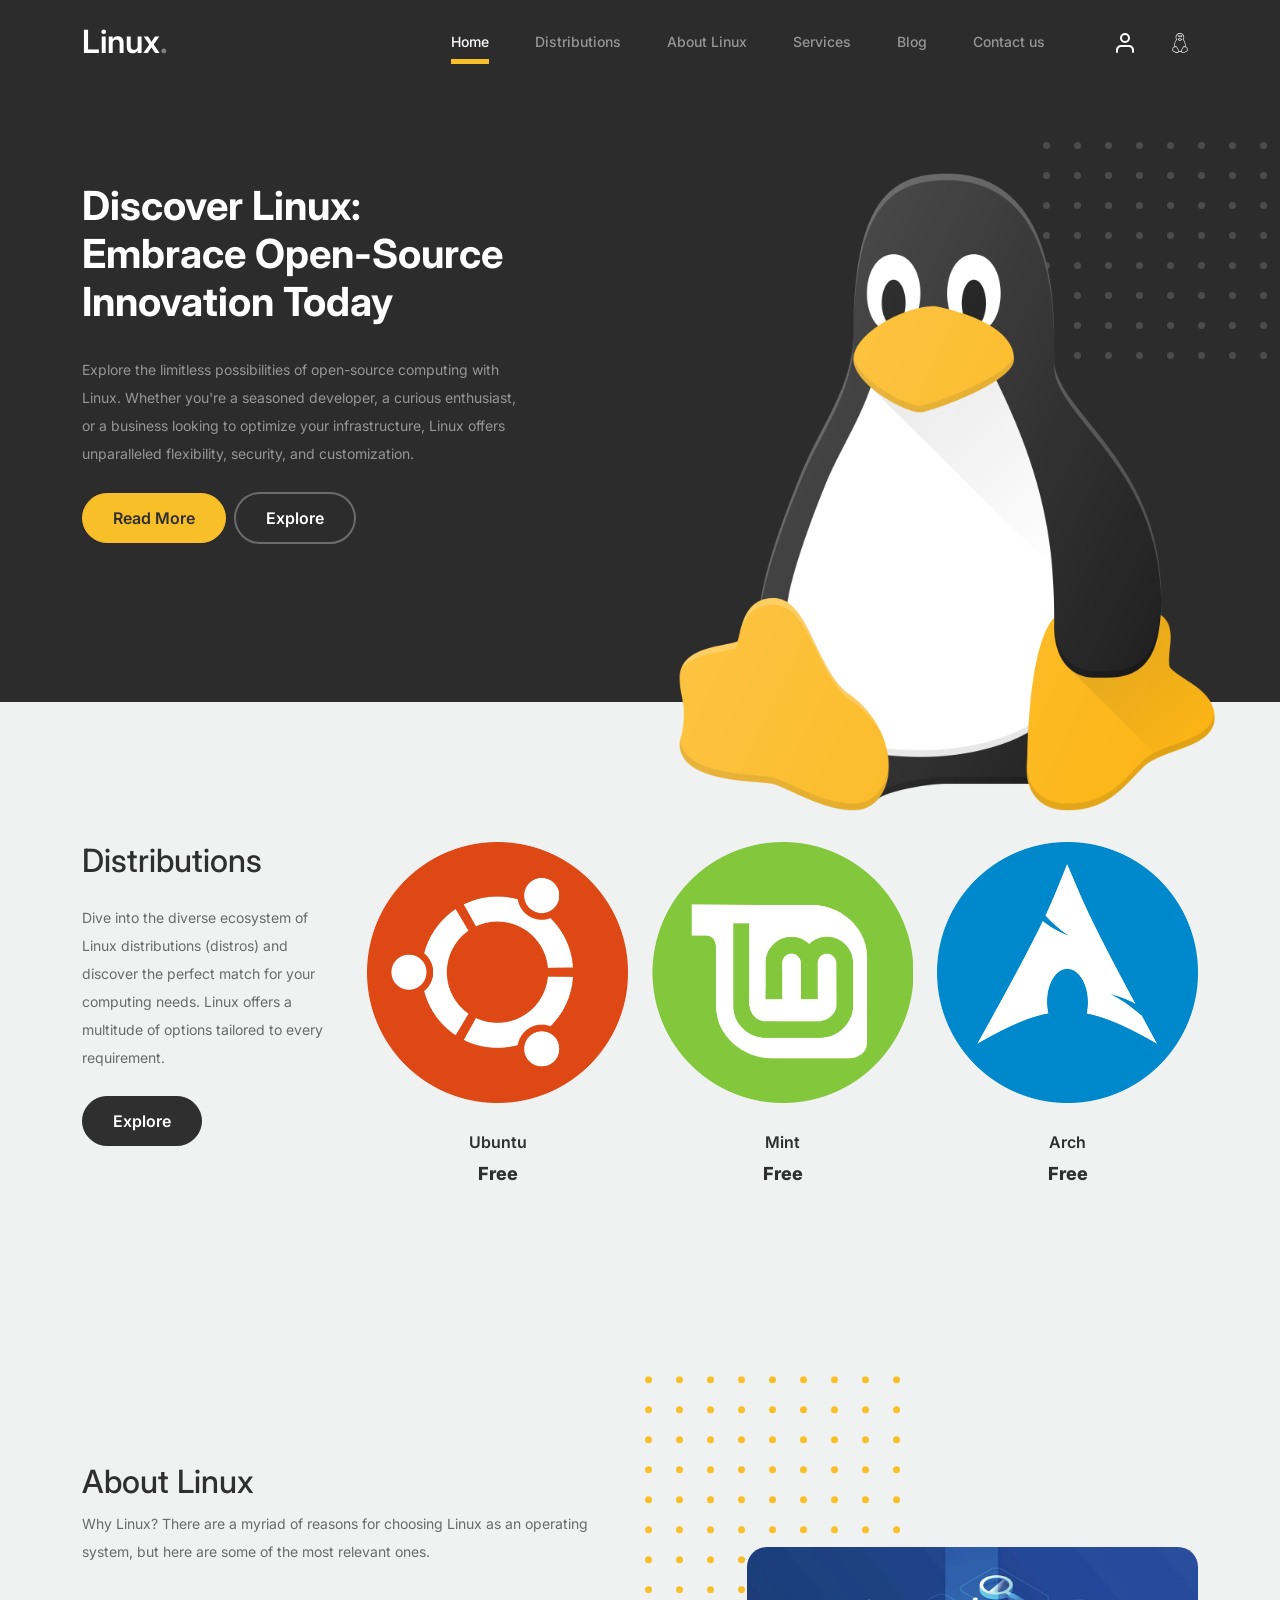
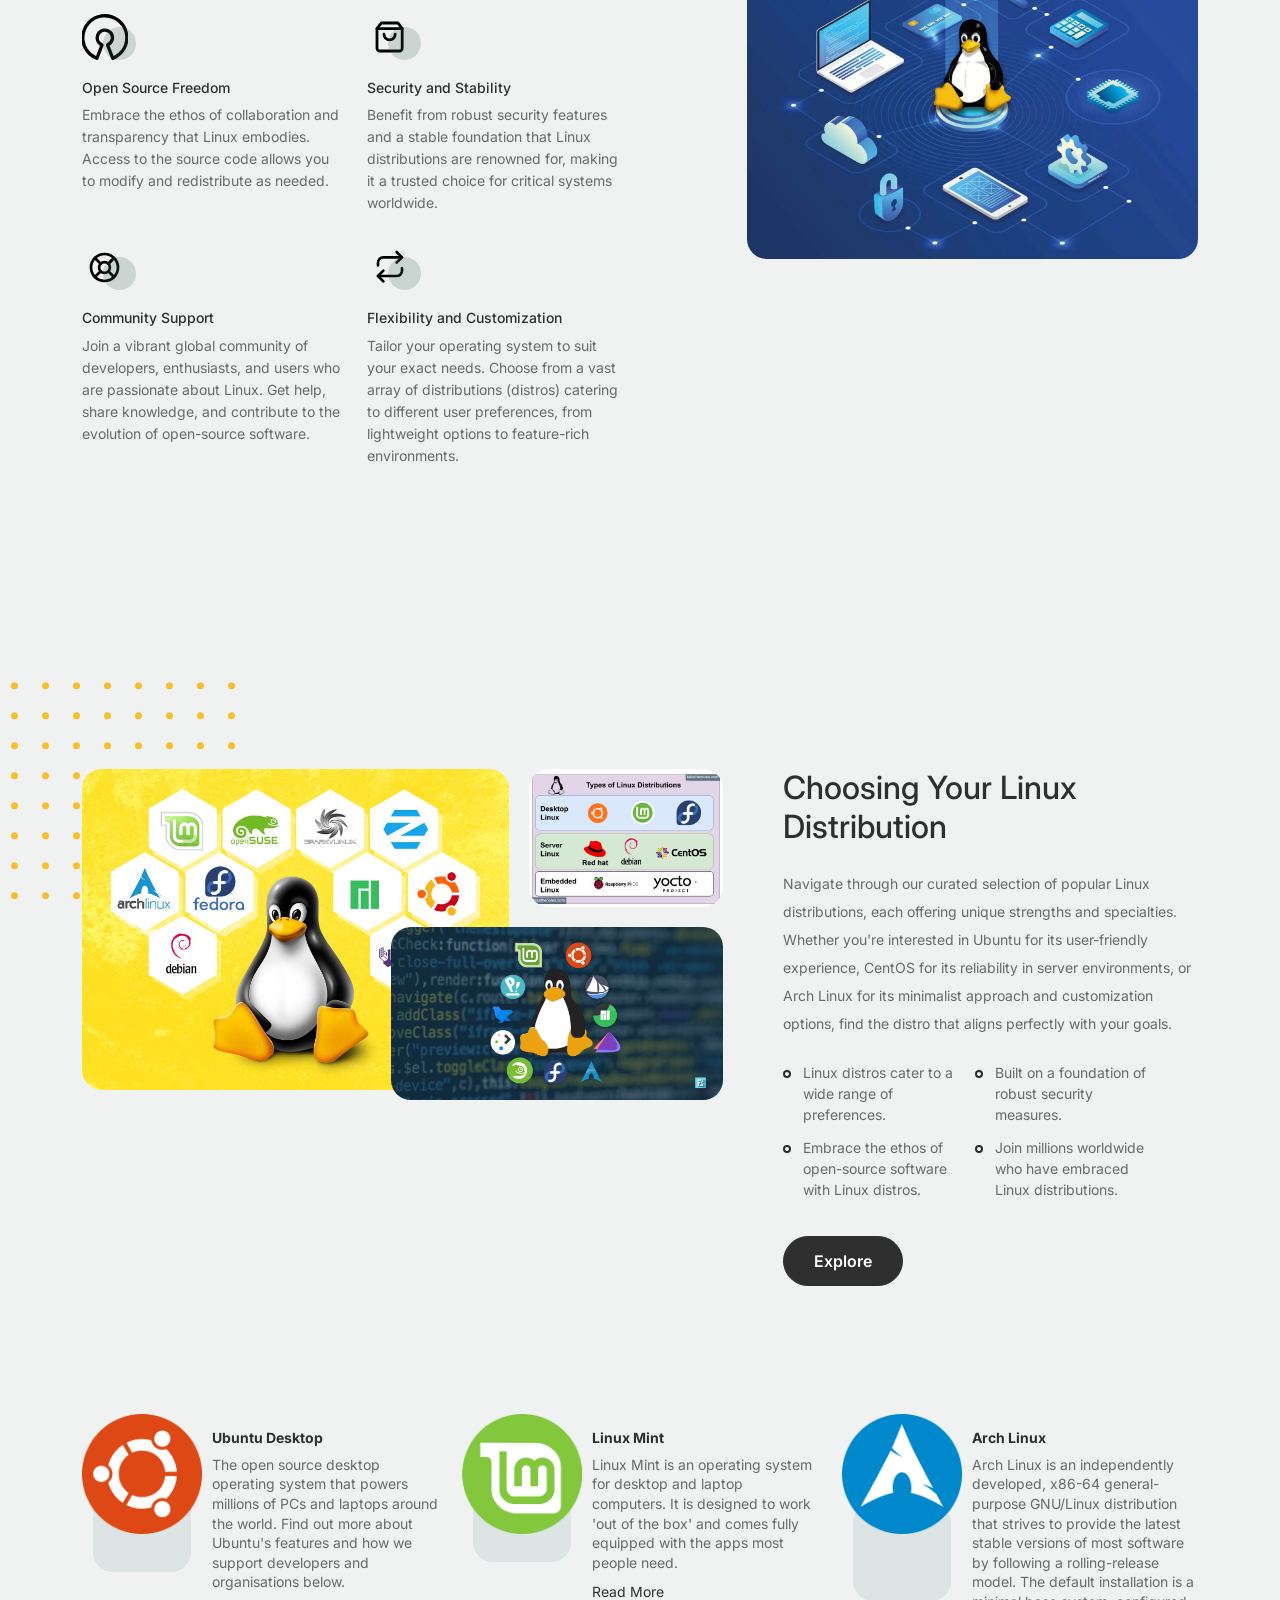
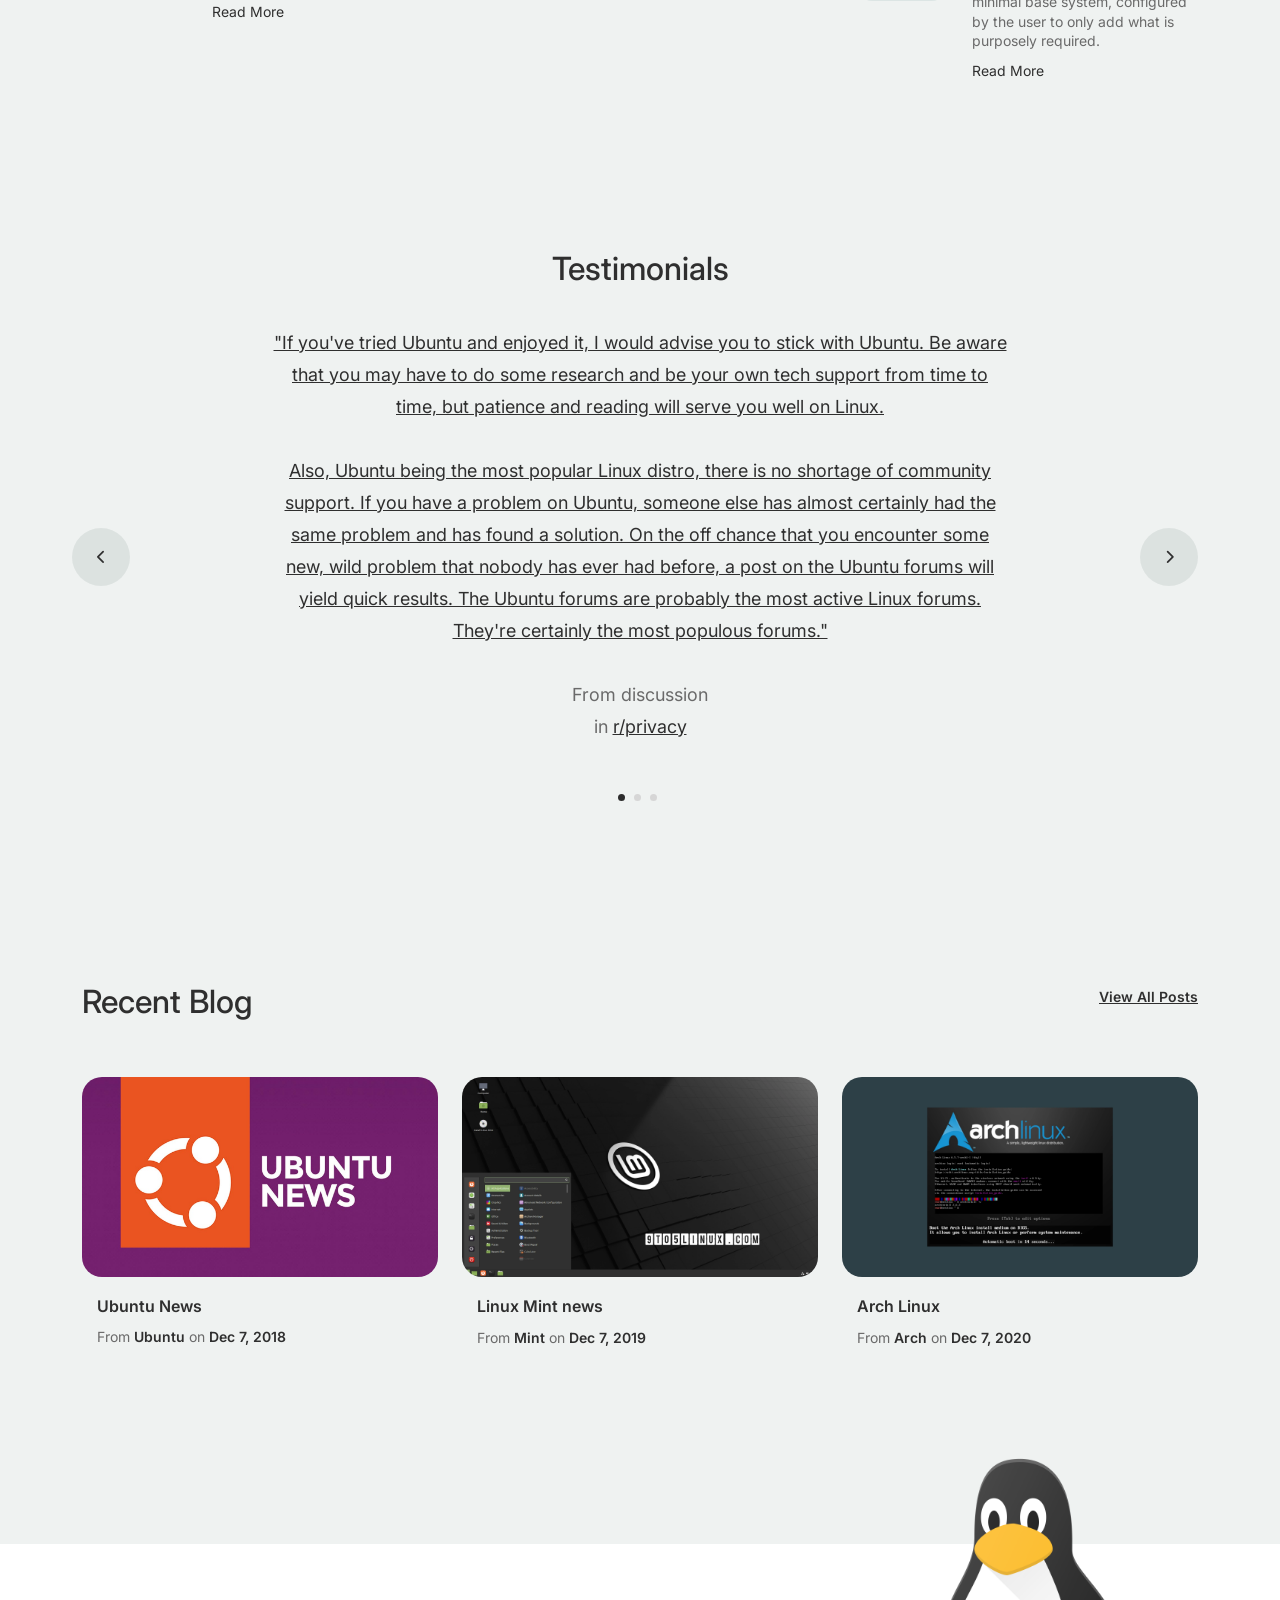
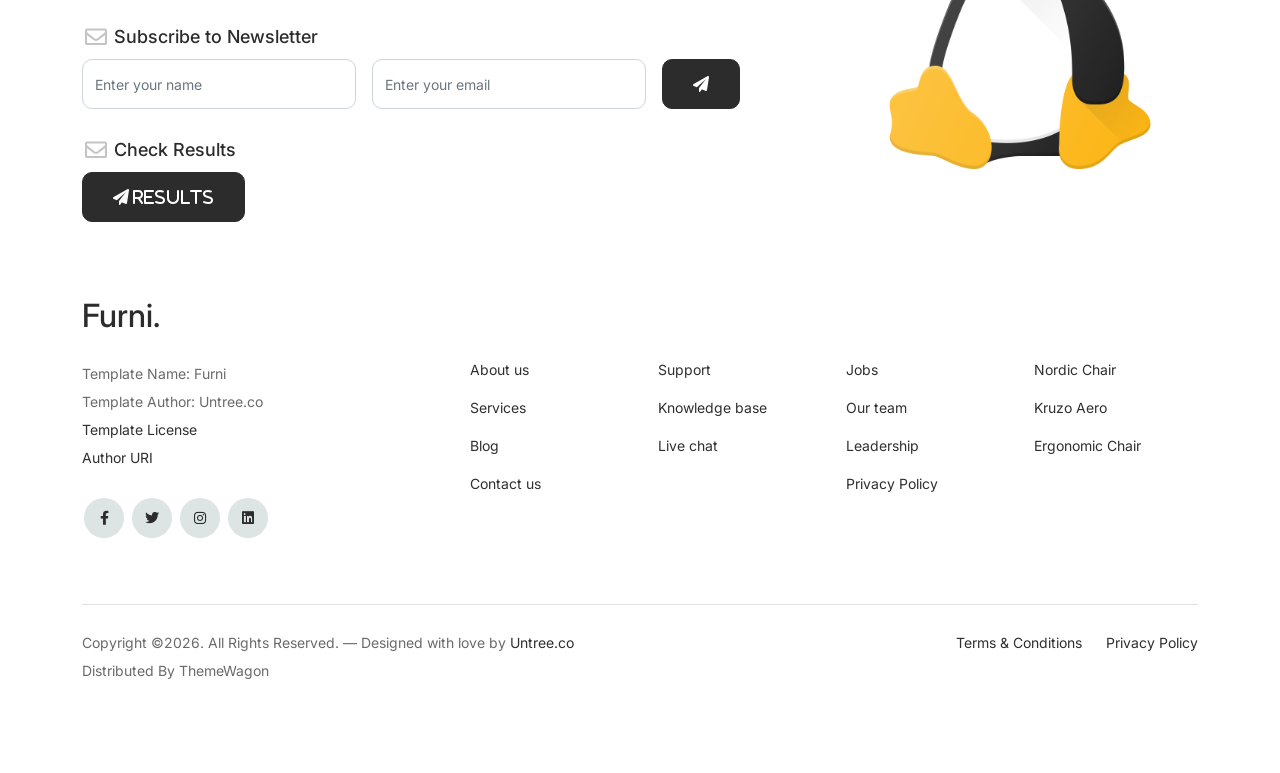
<file: index.html>
<!-- /*
* Bootstrap 5
* Template Name: Furni
* Template Author: Untree.co
* Template URI: https://untree.co/
* License: https://creativecommons.org/licenses/by/3.0/
*/ -->
<!doctype html>
<html lang="en">
<head>
  <meta charset="utf-8">
  <meta name="viewport" content="width=device-width, initial-scale=1, shrink-to-fit=no">
  <meta name="author" content="rgaibor17">
  <link rel="shortcut icon" href="archicon.png">
  <script src="js/main.js" defer></script>

  <meta name="description" content="Introducción a Linux" />
  <meta name="keywords" content="bootstrap, bootstrap4" />

		<!-- Bootstrap CSS -->
		<link href="css/bootstrap.min.css" rel="stylesheet">
		<link href="https://cdnjs.cloudflare.com/ajax/libs/font-awesome/6.0.0-beta3/css/all.min.css" rel="stylesheet">
		<link href="css/tiny-slider.css" rel="stylesheet">
		<link href="css/style.css" rel="stylesheet">
		<title>Discover Linux: Embrace Open-Source Innovation Today</title>
	</head>

	<body>

		<!-- Start Header/Navigation -->
		<nav class="custom-navbar navbar navbar navbar-expand-md navbar-dark bg-dark" arial-label="Furni navigation bar">

			<div class="container">
				<a class="navbar-brand" href="index.html">Linux<span>.</span></a>

				<button class="navbar-toggler" type="button" data-bs-toggle="collapse" data-bs-target="#navbarsFurni" aria-controls="navbarsFurni" aria-expanded="false" aria-label="Toggle navigation">
					<span class="navbar-toggler-icon"></span>
				</button>

				<div class="collapse navbar-collapse" id="navbarsFurni">
					<ul class="custom-navbar-nav navbar-nav ms-auto mb-2 mb-md-0">
						<li class="nav-item active">
							<a class="nav-link" href="index.html">Home</a>
						</li>
						<li><a class="nav-link" href="#Distributions">Distributions</a></li>
						<li><a class="nav-link" href="#AboutLinux">About Linux</a></li>
						<li><a class="nav-link" href="#Services">Services</a></li>
						<li><a class="nav-link" href="#Blog">Blog</a></li>
						<li><a class="nav-link" href="#ContactUs">Contact us</a></li>
					</ul>

					<ul class="custom-navbar-cta navbar-nav mb-2 mb-md-0 ms-5">
						<li><a class="nav-link" href="#"><img src="images/user.svg"></a></li>
						<li><a class="nav-link" href="results.html"><img src="images/linux-svgrepo-com.svg" width="20px" height="20px"></a></li>
					</ul>
				</div>
			</div>
				
		</nav>
		<!-- End Header/Navigation -->

		<!-- Start Hero Section -->
			<div class="hero">
				<div class="container">
					<div class="row justify-content-between">
						<div class="col-lg-5">
							<div class="intro-excerpt">
								<h1>Discover Linux:<span class="d-block"> Embrace Open-Source Innovation Today</span></h1>
								<p class="mb-4">Explore the limitless possibilities of open-source computing with Linux. Whether you're a seasoned developer, a curious enthusiast, or a business looking to optimize your infrastructure, Linux offers unparalleled flexibility, security, and customization.</p>
								<p><a href="#AboutLinux" class="btn btn-secondary me-2">Read More</a><a href="#Distributions" class="btn btn-white-outline">Explore</a></p>
							</div>
						</div>
						<div class="col-lg-7">
							<div class="hero-img-wrap">
								<img src="images\Linux-icon-design-on-transparent-background-PNG.png" class="img-fluid">
							</div>
						</div>
					</div>
				</div>
			</div>
		<!-- End Hero Section -->

		<!-- Start Product Section -->
		<br>
		<div class="product-section" id="Distributions">
			<div class="container">
				<div class="row">

					<!-- Start Column 1 -->
					<div class="col-md-12 col-lg-3 mb-5 mb-lg-0">
						<h2 class="mb-4 section-title">Distributions</h2>
						<p class="mb-4">Dive into the diverse ecosystem of Linux distributions (distros) and discover the perfect match for your computing needs. Linux offers a multitude of options tailored to every requirement.</p>
						<p><a href="#Services" class="btn">Explore</a></p>
					</div> 
					<!-- End Column 1 -->

					<!-- Start Column 2 -->
					<div class="col-12 col-md-4 col-lg-3 mb-5 mb-md-0">
						<a class="product-item" href="https://ubuntu.com/download/desktop" target="_blank">
							<img src="images/ubuntuiconL.png" class="img-fluid product-thumbnail">
							<h3 class="product-title">Ubuntu</h3>
							<strong class="product-price">Free</strong>

							<span class="icon-cross">
								<img src="images/cross.svg" class="img-fluid">
							</span>
						</a>
					</div> 
					<!-- End Column 2 -->

					<!-- Start Column 3 -->
					<div class="col-12 col-md-4 col-lg-3 mb-5 mb-md-0">
						<a class="product-item" href="https://linuxmint.com/download.php" target="_blank">
							<img src="images/minticonL.png" class="img-fluid product-thumbnail">
							<h3 class="product-title">Mint</h3>
							<strong class="product-price">Free</strong>

							<span class="icon-cross">
								<img src="images/cross.svg" class="img-fluid">
							</span>
						</a>
					</div>
					<!-- End Column 3 -->

					<!-- Start Column 4 -->
					<div class="col-12 col-md-4 col-lg-3 mb-5 mb-md-0">
						<a class="product-item" href="https://wiki.archlinux.org/title/Installation_guide" target="_blank">
							<img src="images/archiconL.png" class="img-fluid product-thumbnail">
							<h3 class="product-title">Arch</h3>
							<strong class="product-price">Free</strong>

							<span class="icon-cross">
								<img src="images/cross.svg" class="img-fluid">
							</span>
						</a>
					</div>
					<!-- End Column 4 -->

				</div>
			</div>
		</div>
		<!-- End Product Section -->

		<!-- Start Why Choose Us Section -->
		<div class="why-choose-section" id="AboutLinux">
			<div class="container">
				<div class="row justify-content-between">
					<div class="col-lg-6">
						<h2 class="section-title">About Linux</h2>
						<p>Why Linux? There are a myriad of reasons for choosing Linux as an operating system, but here are some of the most relevant ones.</p>

						<div class="row my-5">
							<div class="col-6 col-md-6">
								<div class="feature">
									<div class="icon">
										<img src="images/open-source-initiative-svgrepo-com.svg" alt="Image" class="imf-fluid" width="46" height="46">
									</div>
									<h3>Open Source Freedom</h3>
									<p>Embrace the ethos of collaboration and transparency that Linux embodies. Access to the source code allows you to modify and redistribute as needed.</p>
								</div>
							</div>

							<div class="col-6 col-md-6">
								<div class="feature">
									<div class="icon">
										<img src="images/bag.svg" alt="Image" class="imf-fluid">
									</div>
									<h3>Security and Stability</h3>
									<p>Benefit from robust security features and a stable foundation that Linux distributions are renowned for, making it a trusted choice for critical systems worldwide.</p>
								</div>
							</div>

							<div class="col-6 col-md-6">
								<div class="feature">
									<div class="icon">
										<img src="images/support.svg" alt="Image" class="imf-fluid">
									</div>
									<h3>Community Support</h3>
									<p>Join a vibrant global community of developers, enthusiasts, and users who are passionate about Linux. Get help, share knowledge, and contribute to the evolution of open-source software.</p>
								</div>
							</div>

							<div class="col-6 col-md-6">
								<div class="feature">
									<div class="icon">
										<img src="images/return.svg" alt="Image" class="imf-fluid">
									</div>
									<h3>Flexibility and Customization</h3>
									<p>Tailor your operating system to suit your exact needs. Choose from a vast array of distributions (distros) catering to different user preferences, from lightweight options to feature-rich environments.</p>
								</div>
							</div>

						</div>
					</div>

					<div class="col-lg-5">
						<div class="img-wrap">
							<br><br><br>
							<img src="images/article-The-Linux-Advantage.webp" alt="Image" class="img-fluid">
						</div>
					</div>

				</div>
			</div>
		</div>
		<!-- End Why Choose Us Section -->

		<!-- Start We Help Section -->
		<div class="we-help-section" id="Services">
			<div class="container">
				<div class="row justify-content-between">
					<div class="col-lg-7 mb-5 mb-lg-0">
						<div class="imgs-grid">
							<div class="grid grid-1"><img src="images/img-grid-11.png" alt="LinuxDistribution1"></div>
							<div class="grid grid-2"><img src="images/img-grid-22.png" alt="LinuxDistribution2"></div>
							<div class="grid grid-3"><img src="images/img-grid-33.png" alt="LinuxDistribution3"></div>
						</div>
					</div>
					<div class="col-lg-5 ps-lg-5">
						<h2 class="section-title mb-4">Choosing Your Linux Distribution</h2>
						<p>Navigate through our curated selection of popular Linux distributions, each offering unique strengths and specialties. Whether you're interested in Ubuntu for its user-friendly experience, CentOS for its reliability in server environments, or Arch Linux for its minimalist approach and customization options, find the distro that aligns perfectly with your goals.</p>

						<ul class="list-unstyled custom-list my-4">
							<li>Linux distros cater to a wide range of preferences.</li>
							<li>Built on a foundation of robust security measures.</li>
							<li>Embrace the ethos of open-source software with Linux distros.</li>
							<li>Join millions worldwide who have embraced Linux distributions.</li>
						</ul>
						<p><a href="#Blog" class="btn">Explore</a></p>
					</div>
				</div>
			</div>
		</div>
		<!-- End We Help Section -->

		<!-- Start Popular Product -->
		<div class="popular-product">
			<div class="container">
				<div class="row">

					<div class="col-12 col-md-6 col-lg-4 mb-4 mb-lg-0">
						<div class="product-item-sm d-flex">
							<div class="thumbnail">
								<img src="images/ubuntuiconL.png" alt="Image" class="img-fluid">
							</div>
							<div class="pt-3">
								<h3>Ubuntu Desktop</h3>
								<p>The open source desktop operating system that powers millions of PCs and laptops around the world. Find out more about Ubuntu's features and how we support developers and organisations below.</p>
								<p><a href="https://ubuntu.com/download/desktop" target="_blank">Read More</a></p>
							</div>
						</div>
					</div>

					<div class="col-12 col-md-6 col-lg-4 mb-4 mb-lg-0">
						<div class="product-item-sm d-flex">
							<div class="thumbnail">
								<img src="images/minticonL.png" alt="Image" class="img-fluid">
							</div>
							<div class="pt-3">
								<h3>Linux Mint</h3>
								<p>Linux Mint is an operating system for desktop and laptop computers. It is designed to work 'out of the box' and comes fully equipped with the apps most people need.</p>
								<p><a href="https://linuxmint.com/" target="_blank">Read More</a></p>
							</div>
						</div>
					</div>

					<div class="col-12 col-md-6 col-lg-4 mb-4 mb-lg-0">
						<div class="product-item-sm d-flex">
							<div class="thumbnail">
								<img src="images/archiconL.png" alt="Image" class="img-fluid">
							</div>
							<div class="pt-3">
								<h3>Arch Linux</h3>
								<p>Arch Linux is an independently developed, x86-64 general-purpose GNU/Linux distribution that strives to provide the latest stable versions of most software by following a rolling-release model. The default installation is a minimal base system, configured by the user to only add what is purposely required.</p>
								<p><a href="https://wiki.archlinux.org/title/Arch_Linux">Read More</a></p>
							</div>
						</div>
					</div>

				</div>
			</div>
		</div>
		<!-- End Popular Product -->

		<!-- Start Testimonial Slider -->
		<div class="testimonial-section">
			<div class="container">
				<div class="row">
					<div class="col-lg-7 mx-auto text-center">
						<h2 class="section-title">Testimonials</h2>
					</div>
				</div>

				<div class="row justify-content-center">
					<div class="col-lg-12">
						<div class="testimonial-slider-wrap text-center">

							<div id="testimonial-nav">
								<span class="prev" data-controls="prev"><span class="fa fa-chevron-left"></span></span>
								<span class="next" data-controls="next"><span class="fa fa-chevron-right"></span></span>
							</div>

							<div class="testimonial-slider">
								
								<div class="item">
									<div class="row justify-content-center">
										<div class="col-lg-8 mx-auto">

											<div class="testimonial-block text-center">
												<blockquote class="reddit-embed-bq" data-embed-height="632"><a href="https://www.reddit.com/r/privacy/comments/18cbxwo/comment/kca2vaa/" target="_blank">

													"If you've tried Ubuntu and enjoyed it, I would advise you to stick with Ubuntu. Be aware that you may have to do some research and be your own tech support from time to time, but patience and reading will serve you well on Linux.<br><br>
													Also, Ubuntu being the most popular Linux distro, there is no shortage of community support. If you have a problem on Ubuntu, someone else has almost certainly had the same problem and has found a solution. On the off chance that you encounter some new, wild problem that nobody has ever had before, a post on the Ubuntu forums will yield quick results. The Ubuntu forums are probably the most active Linux forums. They're certainly the most populous forums."

													</a><br><br>From discussion<a href="https://www.reddit.com/r/privacy/comments/18cbxwo/is_linux_worth_it_for_the_average_nontech_user/" target="_blank"><no value=""></no></a><br> in <a href="https://www.reddit.com/r/privacy/" target="_blank">r/privacy</a></blockquote>
											</div>

										</div>
									</div>
								</div> 
								<!-- END item -->

								<div class="item">
									<div class="row justify-content-center">
										<div class="col-lg-8 mx-auto">

											<div class="testimonial-block text-center">
												<blockquote class="reddit-embed-bq" data-embed-height="400"><a href="https://www.reddit.com/r/privacy/comments/18cbxwo/comment/kc9s7qs/" target="_blank">
													
													"I installed Ubuntu on my mom in laws laptop back in 2016. It was the only way she would not screw up her computer and have me trying to fix it 2-3 times a month, when it was infected with all kinds of viruses and spyware stuff. The amount of random exe files and weird programs she used to click on gambling sites and solitaire game websites was incredible. I got tired of it, so I literally just gave her a laptop with Ubuntu just with a stock firewall and no antivirus running and everything was just quiet from there. She stopped calling me all the time. I think she managed to screw something up once in 6 months, and it took me 10 minutes to fix. Best solution ever. LoL.. I don't even think she was aware that she was running Linux."

												</a><br><br>From discussion<a href="https://www.reddit.com/r/privacy/comments/18cbxwo/is_linux_worth_it_for_the_average_nontech_user/" target="_blank"><no value=""></no></a><br> in <a href="https://www.reddit.com/r/privacy/" target="_blank">r/privacy</a></blockquote>
											</div>

										</div>
									</div>
								</div> 
								<!-- END item -->

								<div class="item">
									<div class="row justify-content-center">
										<div class="col-lg-8 mx-auto">

											<div class="testimonial-block text-center">
												<blockquote class="reddit-embed-bq" data-embed-height="1048"><a href="https://www.reddit.com/r/linux4noobs/comments/199n2h8/comment/kif5925/" target="_blank">
													
													"It depends on what you're switching for.<br><br>

													For me, I switched to get away from MS because I really dislike the direction they're taking Windows. For all intents and purposes it will be harder in some cases.<br>

													...<br>

													Switch because you're interested in trying something new and aren't afraid to get into the weeds a little, or because you've had enough of the way your current OS is being run and want something that's not pushy about how you should be using your PC."

												</a><br><br>From discussion<a href="https://www.reddit.com/r/linux4noobs/comments/199n2h8/is_linux_worth_it/" target="_blank"><no value=""></no></a><br> in <a href="https://www.reddit.com/r/linux4noobs/" target="_blank">r/linux4noobs</a></blockquote>
											</div>

										</div>
									</div>
								</div> 
								<!-- END item -->

							</div>

						</div>
					</div>
				</div>
			</div>
		</div>
		<!-- End Testimonial Slider -->

		<!-- Start Blog Section -->
		<div class="blog-section" id="Blog">
			<div class="container">
				<div class="row mb-5">
					<div class="col-md-6">
						<h2 class="section-title">Recent Blog</h2>
					</div>
					<div class="col-md-6 text-start text-md-end">
						<a href="#" class="more">View All Posts</a>
					</div>
				</div>

				<div class="row">

					<div class="col-12 col-sm-6 col-md-4 mb-4 mb-md-0">
						<div class="post-entry">
							<a href="https://ubuntu.com/blog?category=news" class="post-thumbnail"><img src="images/ubuntu-news-.jpg" alt="Image" class="img-fluid"></a>
							<div class="post-content-entry">
								<h3><a href="https://ubuntu.com/blog?category=news">Ubuntu News</a></h3>
								<div class="meta">
									<span>From <a href="https://ubuntu.com/blog?category=news">Ubuntu</a></span> <span>on <a href="#">Dec 7, 2018</a></span>
								</div>
							</div>
						</div>
					</div>

					<div class="col-12 col-sm-6 col-md-4 mb-4 mb-md-0">
						<div class="post-entry">
							<a href="https://blog.linuxmint.com/" class="post-thumbnail"><img src="images/lm2121.webp" alt="Image" class="img-fluid"></a>
							<div class="post-content-entry">
								<h3><a href="https://blog.linuxmint.com/">Linux Mint news</a></h3>
								<div class="meta">
									<span>From <a href="https://blog.linuxmint.com/">Mint</a></span> <span>on <a href="#">Dec 7, 2019</a></span>
								</div>
							</div>
						</div>
					</div>

					<div class="col-12 col-sm-6 col-md-4 mb-4 mb-md-0">
						<div class="post-entry">
							<a href="https://archlinux.org/news/" class="post-thumbnail"><img src="images/arh1023.webp" alt="Image" class="img-fluid"></a>
							<div class="post-content-entry">
								<h3><a href="https://archlinux.org/">Arch Linux</a></h3>
								<div class="meta">
									<span>From <a href="https://archlinux.org/">Arch</a></span> <span>on <a href="#">Dec 7, 2020</a></span>
								</div>
							</div>
						</div>
					</div>

				</div>
			</div>
		</div>
		<!-- End Blog Section -->

		<!-- Start Footer Section -->
		<footer class="footer-section" id="ContactUs">
			<div class="container relative">

				<div class="sofa-img">
					<img src="images/Linux-icon-design-on-transparent-background-PNG.png" alt="Image" class="img-fluid">
				</div>

				<div class="row">
					<div class="col-lg-8">
						<div class="subscription-form">
							<h3 class="d-flex align-items-center"><span class="me-1"><img src="images/envelope-outline.svg" alt="Image" class="img-fluid"></span><span>Subscribe to Newsletter</span></h3>

							<form id="form" action="#" class="row g-3">
								<div class="col-auto">
									<input id="form_name" type="text" class="form-control" placeholder="Enter your name" required>
								</div>
								<div class="col-auto">
									<input id="form_email" type="email" class="form-control" placeholder="Enter your email" required>
								</div>
								<div class="col-auto">
									<button type="submit" class="btn btn-primary">
										<span class="fa fa-paper-plane"></span>
									</button>
								</div>
							</form>

							<br>
							<div class="col-auto">
								<h3 class="d-flex align-items-center"><span class="me-1"><img src="images/envelope-outline.svg" alt="Image" class="img-fluid"></span><span>Check Results</span></h3>
								<a href="results.html">
								<button class="btn btn-primary">
									<span class="fa fa-paper-plane"> Results</span>
								</button>
								</a>
							</div>
							
						</div>
					</div>
				</div>

				<div class="row g-5 mb-5">
					<div class="col-lg-4">
						<div class="mb-4 footer-logo-wrap"><a href="#" class="footer-logo">Furni<span>.</span></a></div>
						<p class="mb-4">Template Name: Furni<br>
										Template Author: Untree.co<br>
										<a href="https://creativecommons.org/licenses/by/3.0/">Template License</a><br>
										<a href="https://untree.co/">Author URI</a>
						</p>

						<ul class="list-unstyled custom-social">
							<li><a href="#"><span class="fa fa-brands fa-facebook-f"></span></a></li>
							<li><a href="#"><span class="fa fa-brands fa-twitter"></span></a></li>
							<li><a href="#"><span class="fa fa-brands fa-instagram"></span></a></li>
							<li><a href="#"><span class="fa fa-brands fa-linkedin"></span></a></li>
						</ul>
					</div>

					<div class="col-lg-8">
						<div class="row links-wrap">
							<div class="col-6 col-sm-6 col-md-3">
								<ul class="list-unstyled">
									<li><a href="#">About us</a></li>
									<li><a href="#">Services</a></li>
									<li><a href="#">Blog</a></li>
									<li><a href="#">Contact us</a></li>
								</ul>
							</div>

							<div class="col-6 col-sm-6 col-md-3">
								<ul class="list-unstyled">
									<li><a href="#">Support</a></li>
									<li><a href="#">Knowledge base</a></li>
									<li><a href="#">Live chat</a></li>
								</ul>
							</div>

							<div class="col-6 col-sm-6 col-md-3">
								<ul class="list-unstyled">
									<li><a href="#">Jobs</a></li>
									<li><a href="#">Our team</a></li>
									<li><a href="#">Leadership</a></li>
									<li><a href="#">Privacy Policy</a></li>
								</ul>
							</div>

							<div class="col-6 col-sm-6 col-md-3">
								<ul class="list-unstyled">
									<li><a href="#">Nordic Chair</a></li>
									<li><a href="#">Kruzo Aero</a></li>
									<li><a href="#">Ergonomic Chair</a></li>
								</ul>
							</div>
						</div>
					</div>

				</div>

				<div class="border-top copyright">
					<div class="row pt-4">
						<div class="col-lg-6">
							<p class="mb-2 text-center text-lg-start">Copyright &copy;<script>document.write(new Date().getFullYear());</script>. All Rights Reserved. &mdash; Designed with love by <a href="https://untree.co">Untree.co</a> Distributed By <a hreff="https://themewagon.com">ThemeWagon</a>  <!-- License information: https://untree.co/license/ -->
            </p>
						</div>

						<div class="col-lg-6 text-center text-lg-end">
							<ul class="list-unstyled d-inline-flex ms-auto">
								<li class="me-4"><a href="#">Terms &amp; Conditions</a></li>
								<li><a href="#">Privacy Policy</a></li>
							</ul>
						</div>

					</div>
				</div>

			</div>
		</footer>
		<!-- End Footer Section -->	


		<script src="js/bootstrap.bundle.min.js"></script>
		<script src="js/tiny-slider.js"></script>
		<script src="js/custom.js"></script>
	</body>

</html>
</file>
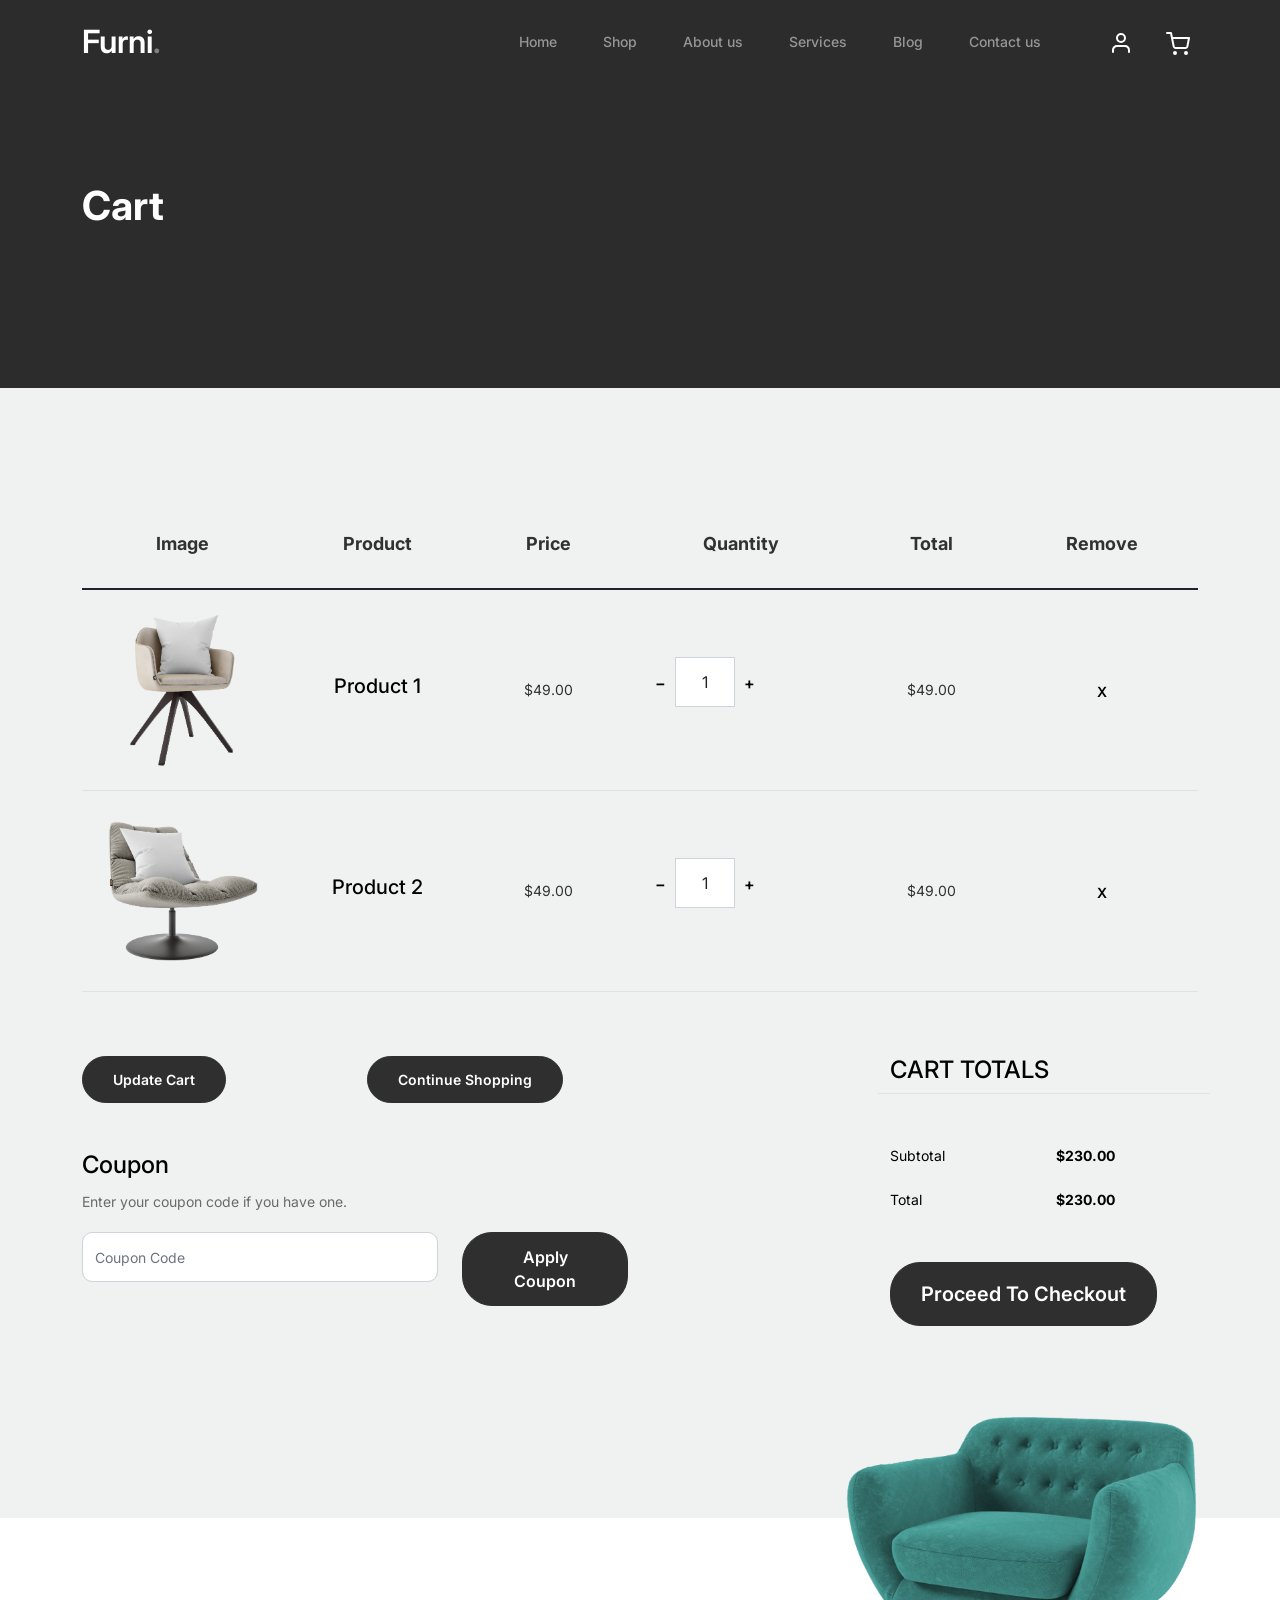
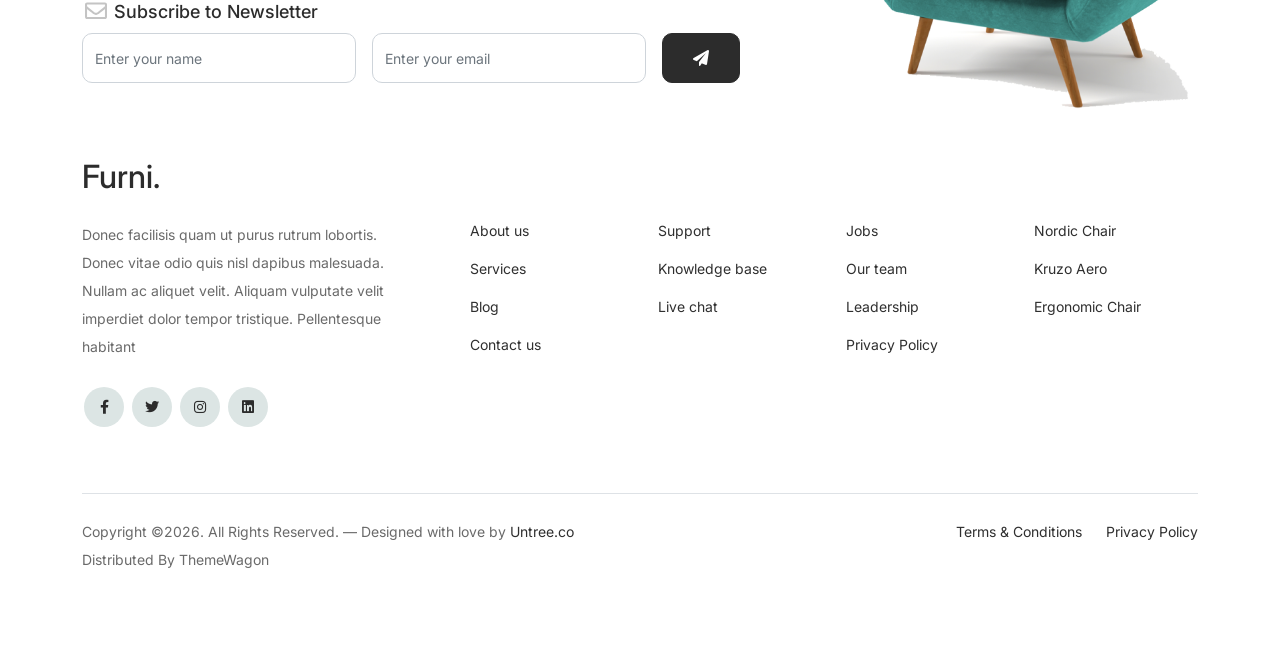
<file: cart.html>
<!-- /*
* Bootstrap 5
* Template Name: Furni
* Template Author: Untree.co
* Template URI: https://untree.co/
* License: https://creativecommons.org/licenses/by/3.0/
*/ -->
<!doctype html>
<html lang="en">
<head>
  <meta charset="utf-8">
  <meta name="viewport" content="width=device-width, initial-scale=1, shrink-to-fit=no">
  <meta name="author" content="Untree.co">
  <link rel="shortcut icon" href="favicon.png">

  <meta name="description" content="" />
  <meta name="keywords" content="bootstrap, bootstrap4" />

		<!-- Bootstrap CSS -->
		<link href="css/bootstrap.min.css" rel="stylesheet">
		<link href="https://cdnjs.cloudflare.com/ajax/libs/font-awesome/6.0.0-beta3/css/all.min.css" rel="stylesheet">
		<link href="css/tiny-slider.css" rel="stylesheet">
		<link href="css/style.css" rel="stylesheet">
		<title>Furni Free Bootstrap 5 Template for Furniture and Interior Design Websites by Untree.co </title>
	</head>

	<body>

		<!-- Start Header/Navigation -->
		<nav class="custom-navbar navbar navbar navbar-expand-md navbar-dark bg-dark" arial-label="Furni navigation bar">

			<div class="container">
				<a class="navbar-brand" href="index.html">Furni<span>.</span></a>

				<button class="navbar-toggler" type="button" data-bs-toggle="collapse" data-bs-target="#navbarsFurni" aria-controls="navbarsFurni" aria-expanded="false" aria-label="Toggle navigation">
					<span class="navbar-toggler-icon"></span>
				</button>

				<div class="collapse navbar-collapse" id="navbarsFurni">
					<ul class="custom-navbar-nav navbar-nav ms-auto mb-2 mb-md-0">
						<li class="nav-item ">
							<a class="nav-link" href="index.html">Home</a>
						</li>
						<li><a class="nav-link" href="shop.html">Shop</a></li>
						<li><a class="nav-link" href="about.html">About us</a></li>
						<li><a class="nav-link" href="services.html">Services</a></li>
						<li><a class="nav-link" href="blog.html">Blog</a></li>
						<li><a class="nav-link" href="contact.html">Contact us</a></li>
					</ul>

					<ul class="custom-navbar-cta navbar-nav mb-2 mb-md-0 ms-5">
						<li><a class="nav-link" href="#"><img src="images/user.svg"></a></li>
						<li><a class="nav-link" href="cart.html"><img src="images/cart.svg"></a></li>
					</ul>
				</div>
			</div>
				
		</nav>
		<!-- End Header/Navigation -->

		<!-- Start Hero Section -->
			<div class="hero">
				<div class="container">
					<div class="row justify-content-between">
						<div class="col-lg-5">
							<div class="intro-excerpt">
								<h1>Cart</h1>
							</div>
						</div>
						<div class="col-lg-7">
							
						</div>
					</div>
				</div>
			</div>
		<!-- End Hero Section -->

		

		<div class="untree_co-section before-footer-section">
            <div class="container">
              <div class="row mb-5">
                <form class="col-md-12" method="post">
                  <div class="site-blocks-table">
                    <table class="table">
                      <thead>
                        <tr>
                          <th class="product-thumbnail">Image</th>
                          <th class="product-name">Product</th>
                          <th class="product-price">Price</th>
                          <th class="product-quantity">Quantity</th>
                          <th class="product-total">Total</th>
                          <th class="product-remove">Remove</th>
                        </tr>
                      </thead>
                      <tbody>
                        <tr>
                          <td class="product-thumbnail">
                            <img src="images/product-1.png" alt="Image" class="img-fluid">
                          </td>
                          <td class="product-name">
                            <h2 class="h5 text-black">Product 1</h2>
                          </td>
                          <td>$49.00</td>
                          <td>
                            <div class="input-group mb-3 d-flex align-items-center quantity-container" style="max-width: 120px;">
                              <div class="input-group-prepend">
                                <button class="btn btn-outline-black decrease" type="button">&minus;</button>
                              </div>
                              <input type="text" class="form-control text-center quantity-amount" value="1" placeholder="" aria-label="Example text with button addon" aria-describedby="button-addon1">
                              <div class="input-group-append">
                                <button class="btn btn-outline-black increase" type="button">&plus;</button>
                              </div>
                            </div>
        
                          </td>
                          <td>$49.00</td>
                          <td><a href="#" class="btn btn-black btn-sm">X</a></td>
                        </tr>
        
                        <tr>
                          <td class="product-thumbnail">
                            <img src="images/product-2.png" alt="Image" class="img-fluid">
                          </td>
                          <td class="product-name">
                            <h2 class="h5 text-black">Product 2</h2>
                          </td>
                          <td>$49.00</td>
                          <td>
                            <div class="input-group mb-3 d-flex align-items-center quantity-container" style="max-width: 120px;">
                              <div class="input-group-prepend">
                                <button class="btn btn-outline-black decrease" type="button">&minus;</button>
                              </div>
                              <input type="text" class="form-control text-center quantity-amount" value="1" placeholder="" aria-label="Example text with button addon" aria-describedby="button-addon1">
                              <div class="input-group-append">
                                <button class="btn btn-outline-black increase" type="button">&plus;</button>
                              </div>
                            </div>
        
                          </td>
                          <td>$49.00</td>
                          <td><a href="#" class="btn btn-black btn-sm">X</a></td>
                        </tr>
                      </tbody>
                    </table>
                  </div>
                </form>
              </div>
        
              <div class="row">
                <div class="col-md-6">
                  <div class="row mb-5">
                    <div class="col-md-6 mb-3 mb-md-0">
                      <button class="btn btn-black btn-sm btn-block">Update Cart</button>
                    </div>
                    <div class="col-md-6">
                      <button class="btn btn-outline-black btn-sm btn-block">Continue Shopping</button>
                    </div>
                  </div>
                  <div class="row">
                    <div class="col-md-12">
                      <label class="text-black h4" for="coupon">Coupon</label>
                      <p>Enter your coupon code if you have one.</p>
                    </div>
                    <div class="col-md-8 mb-3 mb-md-0">
                      <input type="text" class="form-control py-3" id="coupon" placeholder="Coupon Code">
                    </div>
                    <div class="col-md-4">
                      <button class="btn btn-black">Apply Coupon</button>
                    </div>
                  </div>
                </div>
                <div class="col-md-6 pl-5">
                  <div class="row justify-content-end">
                    <div class="col-md-7">
                      <div class="row">
                        <div class="col-md-12 text-right border-bottom mb-5">
                          <h3 class="text-black h4 text-uppercase">Cart Totals</h3>
                        </div>
                      </div>
                      <div class="row mb-3">
                        <div class="col-md-6">
                          <span class="text-black">Subtotal</span>
                        </div>
                        <div class="col-md-6 text-right">
                          <strong class="text-black">$230.00</strong>
                        </div>
                      </div>
                      <div class="row mb-5">
                        <div class="col-md-6">
                          <span class="text-black">Total</span>
                        </div>
                        <div class="col-md-6 text-right">
                          <strong class="text-black">$230.00</strong>
                        </div>
                      </div>
        
                      <div class="row">
                        <div class="col-md-12">
                          <button class="btn btn-black btn-lg py-3 btn-block" onclick="window.location='checkout.html'">Proceed To Checkout</button>
                        </div>
                      </div>
                    </div>
                  </div>
                </div>
              </div>
            </div>
          </div>
		

		<!-- Start Footer Section -->
		<footer class="footer-section">
			<div class="container relative">

				<div class="sofa-img">
					<img src="images/sofa.png" alt="Image" class="img-fluid">
				</div>

				<div class="row">
					<div class="col-lg-8">
						<div class="subscription-form">
							<h3 class="d-flex align-items-center"><span class="me-1"><img src="images/envelope-outline.svg" alt="Image" class="img-fluid"></span><span>Subscribe to Newsletter</span></h3>

							<form action="#" class="row g-3">
								<div class="col-auto">
									<input type="text" class="form-control" placeholder="Enter your name">
								</div>
								<div class="col-auto">
									<input type="email" class="form-control" placeholder="Enter your email">
								</div>
								<div class="col-auto">
									<button class="btn btn-primary">
										<span class="fa fa-paper-plane"></span>
									</button>
								</div>
							</form>

						</div>
					</div>
				</div>

				<div class="row g-5 mb-5">
					<div class="col-lg-4">
						<div class="mb-4 footer-logo-wrap"><a href="#" class="footer-logo">Furni<span>.</span></a></div>
						<p class="mb-4">Donec facilisis quam ut purus rutrum lobortis. Donec vitae odio quis nisl dapibus malesuada. Nullam ac aliquet velit. Aliquam vulputate velit imperdiet dolor tempor tristique. Pellentesque habitant</p>

						<ul class="list-unstyled custom-social">
							<li><a href="#"><span class="fa fa-brands fa-facebook-f"></span></a></li>
							<li><a href="#"><span class="fa fa-brands fa-twitter"></span></a></li>
							<li><a href="#"><span class="fa fa-brands fa-instagram"></span></a></li>
							<li><a href="#"><span class="fa fa-brands fa-linkedin"></span></a></li>
						</ul>
					</div>

					<div class="col-lg-8">
						<div class="row links-wrap">
							<div class="col-6 col-sm-6 col-md-3">
								<ul class="list-unstyled">
									<li><a href="#">About us</a></li>
									<li><a href="#">Services</a></li>
									<li><a href="#">Blog</a></li>
									<li><a href="#">Contact us</a></li>
								</ul>
							</div>

							<div class="col-6 col-sm-6 col-md-3">
								<ul class="list-unstyled">
									<li><a href="#">Support</a></li>
									<li><a href="#">Knowledge base</a></li>
									<li><a href="#">Live chat</a></li>
								</ul>
							</div>

							<div class="col-6 col-sm-6 col-md-3">
								<ul class="list-unstyled">
									<li><a href="#">Jobs</a></li>
									<li><a href="#">Our team</a></li>
									<li><a href="#">Leadership</a></li>
									<li><a href="#">Privacy Policy</a></li>
								</ul>
							</div>

							<div class="col-6 col-sm-6 col-md-3">
								<ul class="list-unstyled">
									<li><a href="#">Nordic Chair</a></li>
									<li><a href="#">Kruzo Aero</a></li>
									<li><a href="#">Ergonomic Chair</a></li>
								</ul>
							</div>
						</div>
					</div>

				</div>

				<div class="border-top copyright">
					<div class="row pt-4">
						<div class="col-lg-6">
							<p class="mb-2 text-center text-lg-start">Copyright &copy;<script>document.write(new Date().getFullYear());</script>. All Rights Reserved. &mdash; Designed with love by <a href="https://untree.co">Untree.co</a> Distributed By <a hreff="https://themewagon.com">ThemeWagon</a>  <!-- License information: https://untree.co/license/ -->
            </p>
						</div>

						<div class="col-lg-6 text-center text-lg-end">
							<ul class="list-unstyled d-inline-flex ms-auto">
								<li class="me-4"><a href="#">Terms &amp; Conditions</a></li>
								<li><a href="#">Privacy Policy</a></li>
							</ul>
						</div>

					</div>
				</div>

			</div>
		</footer>
		<!-- End Footer Section -->	


		<script src="js/bootstrap.bundle.min.js"></script>
		<script src="js/tiny-slider.js"></script>
		<script src="js/custom.js"></script>
	</body>

</html>
</file>
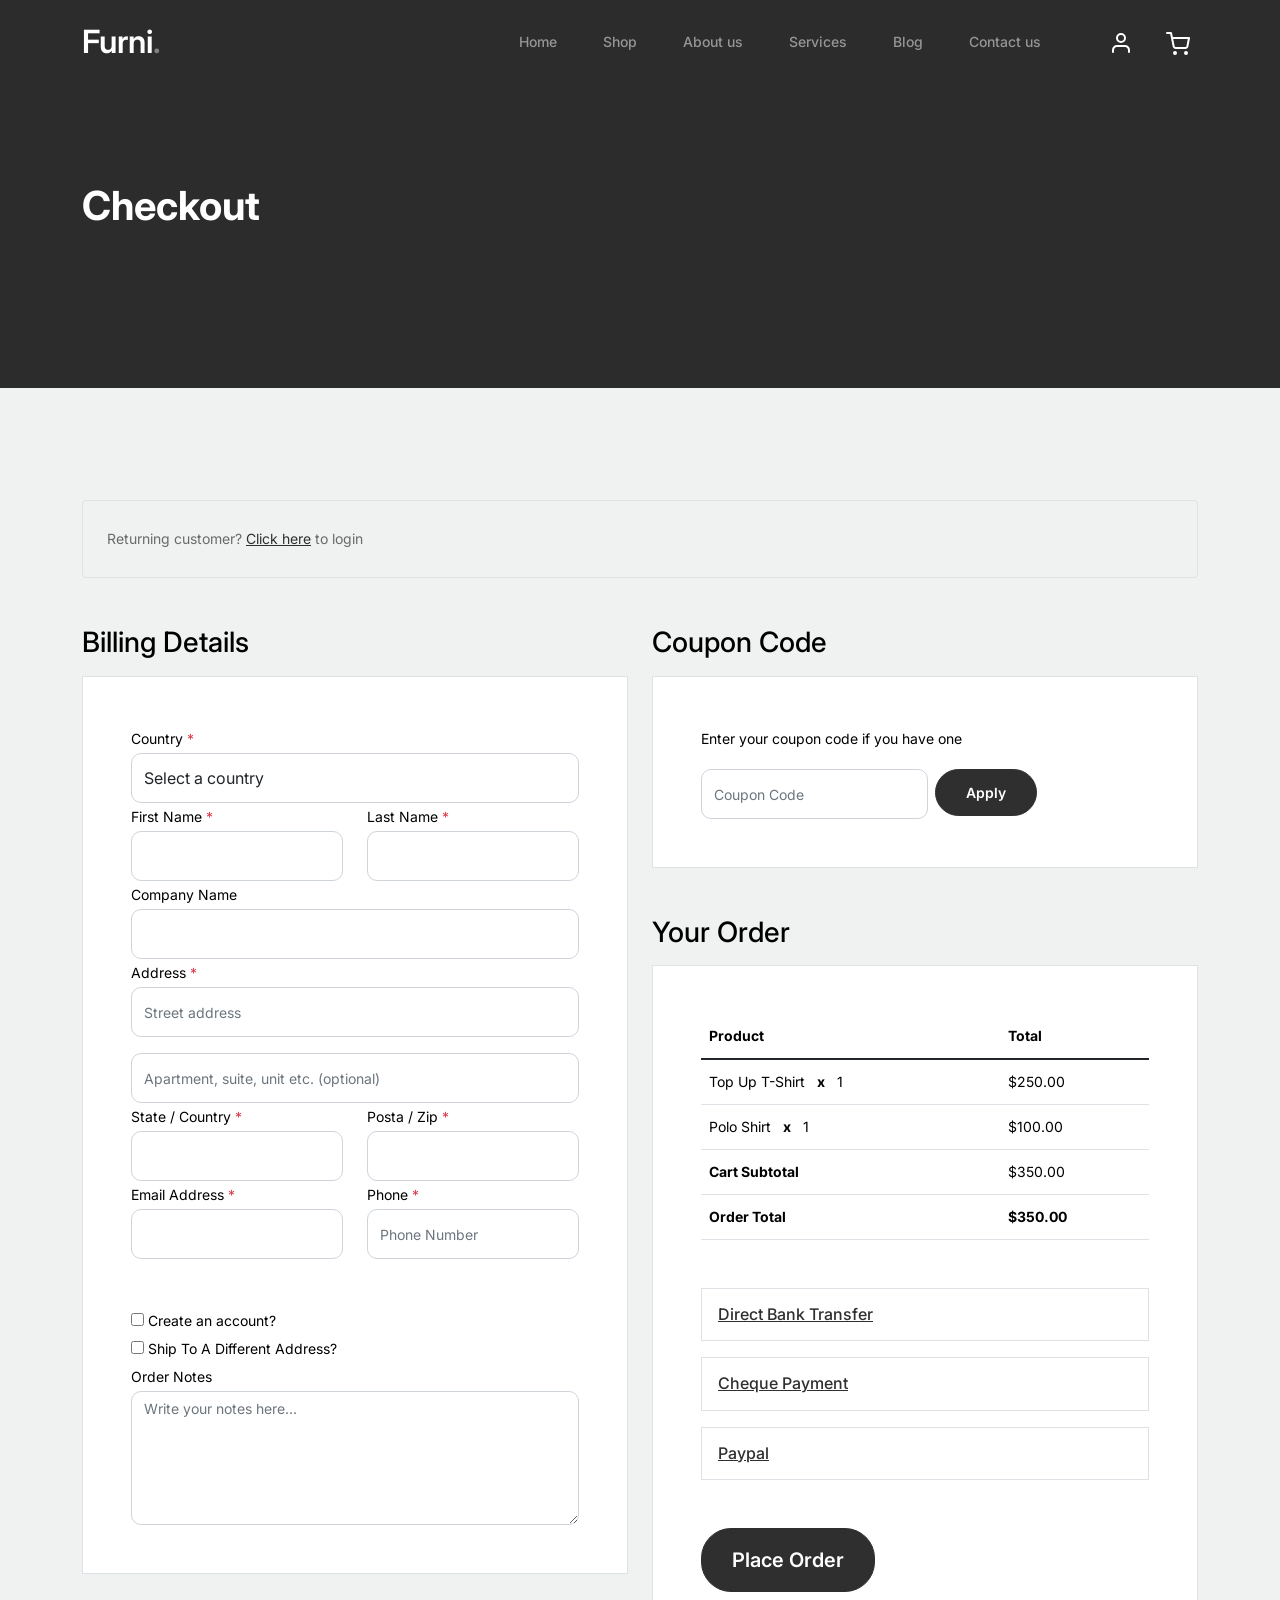
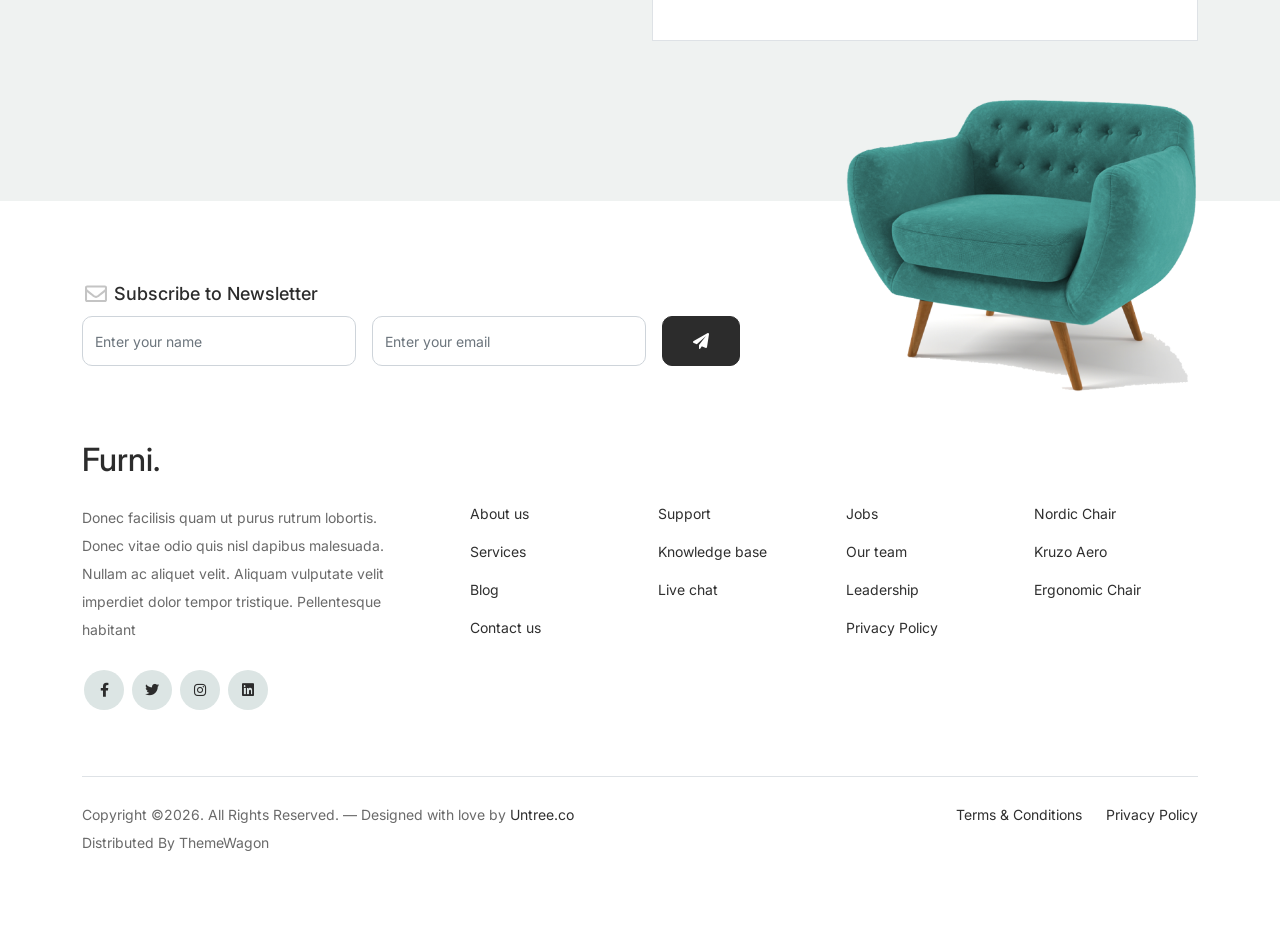
<file: checkout.html>
<!-- /*
* Bootstrap 5
* Template Name: Furni
* Template Author: Untree.co
* Template URI: https://untree.co/
* License: https://creativecommons.org/licenses/by/3.0/
*/ -->
<!doctype html>
<html lang="en">
<head>
  <meta charset="utf-8">
  <meta name="viewport" content="width=device-width, initial-scale=1, shrink-to-fit=no">
  <meta name="author" content="Untree.co">
  <link rel="shortcut icon" href="favicon.png">

  <meta name="description" content="" />
  <meta name="keywords" content="bootstrap, bootstrap4" />

		<!-- Bootstrap CSS -->
		<link href="css/bootstrap.min.css" rel="stylesheet">
		<link href="https://cdnjs.cloudflare.com/ajax/libs/font-awesome/6.0.0-beta3/css/all.min.css" rel="stylesheet">
		<link href="css/tiny-slider.css" rel="stylesheet">
		<link href="css/style.css" rel="stylesheet">
		<title>Furni Free Bootstrap 5 Template for Furniture and Interior Design Websites by Untree.co </title>
	</head>

	<body>

		<!-- Start Header/Navigation -->
		<nav class="custom-navbar navbar navbar navbar-expand-md navbar-dark bg-dark" arial-label="Furni navigation bar">

			<div class="container">
				<a class="navbar-brand" href="index.html">Furni<span>.</span></a>

				<button class="navbar-toggler" type="button" data-bs-toggle="collapse" data-bs-target="#navbarsFurni" aria-controls="navbarsFurni" aria-expanded="false" aria-label="Toggle navigation">
					<span class="navbar-toggler-icon"></span>
				</button>

				<div class="collapse navbar-collapse" id="navbarsFurni">
					<ul class="custom-navbar-nav navbar-nav ms-auto mb-2 mb-md-0">
						<li class="nav-item ">
							<a class="nav-link" href="index.html">Home</a>
						</li>
						<li><a class="nav-link" href="shop.html">Shop</a></li>
						<li><a class="nav-link" href="about.html">About us</a></li>
						<li><a class="nav-link" href="services.html">Services</a></li>
						<li><a class="nav-link" href="blog.html">Blog</a></li>
						<li><a class="nav-link" href="contact.html">Contact us</a></li>
					</ul>

					<ul class="custom-navbar-cta navbar-nav mb-2 mb-md-0 ms-5">
						<li><a class="nav-link" href="#"><img src="images/user.svg"></a></li>
						<li><a class="nav-link" href="cart.html"><img src="images/cart.svg"></a></li>
					</ul>
				</div>
			</div>
				
		</nav>
		<!-- End Header/Navigation -->

		<!-- Start Hero Section -->
			<div class="hero">
				<div class="container">
					<div class="row justify-content-between">
						<div class="col-lg-5">
							<div class="intro-excerpt">
								<h1>Checkout</h1>
							</div>
						</div>
						<div class="col-lg-7">
							
						</div>
					</div>
				</div>
			</div>
		<!-- End Hero Section -->

		<div class="untree_co-section">
		    <div class="container">
		      <div class="row mb-5">
		        <div class="col-md-12">
		          <div class="border p-4 rounded" role="alert">
		            Returning customer? <a href="#">Click here</a> to login
		          </div>
		        </div>
		      </div>
		      <div class="row">
		        <div class="col-md-6 mb-5 mb-md-0">
		          <h2 class="h3 mb-3 text-black">Billing Details</h2>
		          <div class="p-3 p-lg-5 border bg-white">
		            <div class="form-group">
		              <label for="c_country" class="text-black">Country <span class="text-danger">*</span></label>
		              <select id="c_country" class="form-control">
		                <option value="1">Select a country</option>    
		                <option value="2">bangladesh</option>    
		                <option value="3">Algeria</option>    
		                <option value="4">Afghanistan</option>    
		                <option value="5">Ghana</option>    
		                <option value="6">Albania</option>    
		                <option value="7">Bahrain</option>    
		                <option value="8">Colombia</option>    
		                <option value="9">Dominican Republic</option>    
		              </select>
		            </div>
		            <div class="form-group row">
		              <div class="col-md-6">
		                <label for="c_fname" class="text-black">First Name <span class="text-danger">*</span></label>
		                <input type="text" class="form-control" id="c_fname" name="c_fname">
		              </div>
		              <div class="col-md-6">
		                <label for="c_lname" class="text-black">Last Name <span class="text-danger">*</span></label>
		                <input type="text" class="form-control" id="c_lname" name="c_lname">
		              </div>
		            </div>

		            <div class="form-group row">
		              <div class="col-md-12">
		                <label for="c_companyname" class="text-black">Company Name </label>
		                <input type="text" class="form-control" id="c_companyname" name="c_companyname">
		              </div>
		            </div>

		            <div class="form-group row">
		              <div class="col-md-12">
		                <label for="c_address" class="text-black">Address <span class="text-danger">*</span></label>
		                <input type="text" class="form-control" id="c_address" name="c_address" placeholder="Street address">
		              </div>
		            </div>

		            <div class="form-group mt-3">
		              <input type="text" class="form-control" placeholder="Apartment, suite, unit etc. (optional)">
		            </div>

		            <div class="form-group row">
		              <div class="col-md-6">
		                <label for="c_state_country" class="text-black">State / Country <span class="text-danger">*</span></label>
		                <input type="text" class="form-control" id="c_state_country" name="c_state_country">
		              </div>
		              <div class="col-md-6">
		                <label for="c_postal_zip" class="text-black">Posta / Zip <span class="text-danger">*</span></label>
		                <input type="text" class="form-control" id="c_postal_zip" name="c_postal_zip">
		              </div>
		            </div>

		            <div class="form-group row mb-5">
		              <div class="col-md-6">
		                <label for="c_email_address" class="text-black">Email Address <span class="text-danger">*</span></label>
		                <input type="text" class="form-control" id="c_email_address" name="c_email_address">
		              </div>
		              <div class="col-md-6">
		                <label for="c_phone" class="text-black">Phone <span class="text-danger">*</span></label>
		                <input type="text" class="form-control" id="c_phone" name="c_phone" placeholder="Phone Number">
		              </div>
		            </div>

		            <div class="form-group">
		              <label for="c_create_account" class="text-black" data-bs-toggle="collapse" href="#create_an_account" role="button" aria-expanded="false" aria-controls="create_an_account"><input type="checkbox" value="1" id="c_create_account"> Create an account?</label>
		              <div class="collapse" id="create_an_account">
		                <div class="py-2 mb-4">
		                  <p class="mb-3">Create an account by entering the information below. If you are a returning customer please login at the top of the page.</p>
		                  <div class="form-group">
		                    <label for="c_account_password" class="text-black">Account Password</label>
		                    <input type="email" class="form-control" id="c_account_password" name="c_account_password" placeholder="">
		                  </div>
		                </div>
		              </div>
		            </div>


		            <div class="form-group">
		              <label for="c_ship_different_address" class="text-black" data-bs-toggle="collapse" href="#ship_different_address" role="button" aria-expanded="false" aria-controls="ship_different_address"><input type="checkbox" value="1" id="c_ship_different_address"> Ship To A Different Address?</label>
		              <div class="collapse" id="ship_different_address">
		                <div class="py-2">

		                  <div class="form-group">
		                    <label for="c_diff_country" class="text-black">Country <span class="text-danger">*</span></label>
		                    <select id="c_diff_country" class="form-control">
		                      <option value="1">Select a country</option>    
		                      <option value="2">bangladesh</option>    
		                      <option value="3">Algeria</option>    
		                      <option value="4">Afghanistan</option>    
		                      <option value="5">Ghana</option>    
		                      <option value="6">Albania</option>    
		                      <option value="7">Bahrain</option>    
		                      <option value="8">Colombia</option>    
		                      <option value="9">Dominican Republic</option>    
		                    </select>
		                  </div>


		                  <div class="form-group row">
		                    <div class="col-md-6">
		                      <label for="c_diff_fname" class="text-black">First Name <span class="text-danger">*</span></label>
		                      <input type="text" class="form-control" id="c_diff_fname" name="c_diff_fname">
		                    </div>
		                    <div class="col-md-6">
		                      <label for="c_diff_lname" class="text-black">Last Name <span class="text-danger">*</span></label>
		                      <input type="text" class="form-control" id="c_diff_lname" name="c_diff_lname">
		                    </div>
		                  </div>

		                  <div class="form-group row">
		                    <div class="col-md-12">
		                      <label for="c_diff_companyname" class="text-black">Company Name </label>
		                      <input type="text" class="form-control" id="c_diff_companyname" name="c_diff_companyname">
		                    </div>
		                  </div>

		                  <div class="form-group row  mb-3">
		                    <div class="col-md-12">
		                      <label for="c_diff_address" class="text-black">Address <span class="text-danger">*</span></label>
		                      <input type="text" class="form-control" id="c_diff_address" name="c_diff_address" placeholder="Street address">
		                    </div>
		                  </div>

		                  <div class="form-group">
		                    <input type="text" class="form-control" placeholder="Apartment, suite, unit etc. (optional)">
		                  </div>

		                  <div class="form-group row">
		                    <div class="col-md-6">
		                      <label for="c_diff_state_country" class="text-black">State / Country <span class="text-danger">*</span></label>
		                      <input type="text" class="form-control" id="c_diff_state_country" name="c_diff_state_country">
		                    </div>
		                    <div class="col-md-6">
		                      <label for="c_diff_postal_zip" class="text-black">Posta / Zip <span class="text-danger">*</span></label>
		                      <input type="text" class="form-control" id="c_diff_postal_zip" name="c_diff_postal_zip">
		                    </div>
		                  </div>

		                  <div class="form-group row mb-5">
		                    <div class="col-md-6">
		                      <label for="c_diff_email_address" class="text-black">Email Address <span class="text-danger">*</span></label>
		                      <input type="text" class="form-control" id="c_diff_email_address" name="c_diff_email_address">
		                    </div>
		                    <div class="col-md-6">
		                      <label for="c_diff_phone" class="text-black">Phone <span class="text-danger">*</span></label>
		                      <input type="text" class="form-control" id="c_diff_phone" name="c_diff_phone" placeholder="Phone Number">
		                    </div>
		                  </div>

		                </div>

		              </div>
		            </div>

		            <div class="form-group">
		              <label for="c_order_notes" class="text-black">Order Notes</label>
		              <textarea name="c_order_notes" id="c_order_notes" cols="30" rows="5" class="form-control" placeholder="Write your notes here..."></textarea>
		            </div>

		          </div>
		        </div>
		        <div class="col-md-6">

		          <div class="row mb-5">
		            <div class="col-md-12">
		              <h2 class="h3 mb-3 text-black">Coupon Code</h2>
		              <div class="p-3 p-lg-5 border bg-white">

		                <label for="c_code" class="text-black mb-3">Enter your coupon code if you have one</label>
		                <div class="input-group w-75 couponcode-wrap">
		                  <input type="text" class="form-control me-2" id="c_code" placeholder="Coupon Code" aria-label="Coupon Code" aria-describedby="button-addon2">
		                  <div class="input-group-append">
		                    <button class="btn btn-black btn-sm" type="button" id="button-addon2">Apply</button>
		                  </div>
		                </div>

		              </div>
		            </div>
		          </div>

		          <div class="row mb-5">
		            <div class="col-md-12">
		              <h2 class="h3 mb-3 text-black">Your Order</h2>
		              <div class="p-3 p-lg-5 border bg-white">
		                <table class="table site-block-order-table mb-5">
		                  <thead>
		                    <th>Product</th>
		                    <th>Total</th>
		                  </thead>
		                  <tbody>
		                    <tr>
		                      <td>Top Up T-Shirt <strong class="mx-2">x</strong> 1</td>
		                      <td>$250.00</td>
		                    </tr>
		                    <tr>
		                      <td>Polo Shirt <strong class="mx-2">x</strong>   1</td>
		                      <td>$100.00</td>
		                    </tr>
		                    <tr>
		                      <td class="text-black font-weight-bold"><strong>Cart Subtotal</strong></td>
		                      <td class="text-black">$350.00</td>
		                    </tr>
		                    <tr>
		                      <td class="text-black font-weight-bold"><strong>Order Total</strong></td>
		                      <td class="text-black font-weight-bold"><strong>$350.00</strong></td>
		                    </tr>
		                  </tbody>
		                </table>

		                <div class="border p-3 mb-3">
		                  <h3 class="h6 mb-0"><a class="d-block" data-bs-toggle="collapse" href="#collapsebank" role="button" aria-expanded="false" aria-controls="collapsebank">Direct Bank Transfer</a></h3>

		                  <div class="collapse" id="collapsebank">
		                    <div class="py-2">
		                      <p class="mb-0">Make your payment directly into our bank account. Please use your Order ID as the payment reference. Your order won’t be shipped until the funds have cleared in our account.</p>
		                    </div>
		                  </div>
		                </div>

		                <div class="border p-3 mb-3">
		                  <h3 class="h6 mb-0"><a class="d-block" data-bs-toggle="collapse" href="#collapsecheque" role="button" aria-expanded="false" aria-controls="collapsecheque">Cheque Payment</a></h3>

		                  <div class="collapse" id="collapsecheque">
		                    <div class="py-2">
		                      <p class="mb-0">Make your payment directly into our bank account. Please use your Order ID as the payment reference. Your order won’t be shipped until the funds have cleared in our account.</p>
		                    </div>
		                  </div>
		                </div>

		                <div class="border p-3 mb-5">
		                  <h3 class="h6 mb-0"><a class="d-block" data-bs-toggle="collapse" href="#collapsepaypal" role="button" aria-expanded="false" aria-controls="collapsepaypal">Paypal</a></h3>

		                  <div class="collapse" id="collapsepaypal">
		                    <div class="py-2">
		                      <p class="mb-0">Make your payment directly into our bank account. Please use your Order ID as the payment reference. Your order won’t be shipped until the funds have cleared in our account.</p>
		                    </div>
		                  </div>
		                </div>

		                <div class="form-group">
		                  <button class="btn btn-black btn-lg py-3 btn-block" onclick="window.location='thankyou.html'">Place Order</button>
		                </div>

		              </div>
		            </div>
		          </div>

		        </div>
		      </div>
		      <!-- </form> -->
		    </div>
		  </div>

		<!-- Start Footer Section -->
		<footer class="footer-section">
			<div class="container relative">

				<div class="sofa-img">
					<img src="images/sofa.png" alt="Image" class="img-fluid">
				</div>

				<div class="row">
					<div class="col-lg-8">
						<div class="subscription-form">
							<h3 class="d-flex align-items-center"><span class="me-1"><img src="images/envelope-outline.svg" alt="Image" class="img-fluid"></span><span>Subscribe to Newsletter</span></h3>

							<form action="#" class="row g-3">
								<div class="col-auto">
									<input type="text" class="form-control" placeholder="Enter your name">
								</div>
								<div class="col-auto">
									<input type="email" class="form-control" placeholder="Enter your email">
								</div>
								<div class="col-auto">
									<button class="btn btn-primary">
										<span class="fa fa-paper-plane"></span>
									</button>
								</div>
							</form>

						</div>
					</div>
				</div>

				<div class="row g-5 mb-5">
					<div class="col-lg-4">
						<div class="mb-4 footer-logo-wrap"><a href="#" class="footer-logo">Furni<span>.</span></a></div>
						<p class="mb-4">Donec facilisis quam ut purus rutrum lobortis. Donec vitae odio quis nisl dapibus malesuada. Nullam ac aliquet velit. Aliquam vulputate velit imperdiet dolor tempor tristique. Pellentesque habitant</p>

						<ul class="list-unstyled custom-social">
							<li><a href="#"><span class="fa fa-brands fa-facebook-f"></span></a></li>
							<li><a href="#"><span class="fa fa-brands fa-twitter"></span></a></li>
							<li><a href="#"><span class="fa fa-brands fa-instagram"></span></a></li>
							<li><a href="#"><span class="fa fa-brands fa-linkedin"></span></a></li>
						</ul>
					</div>

					<div class="col-lg-8">
						<div class="row links-wrap">
							<div class="col-6 col-sm-6 col-md-3">
								<ul class="list-unstyled">
									<li><a href="#">About us</a></li>
									<li><a href="#">Services</a></li>
									<li><a href="#">Blog</a></li>
									<li><a href="#">Contact us</a></li>
								</ul>
							</div>

							<div class="col-6 col-sm-6 col-md-3">
								<ul class="list-unstyled">
									<li><a href="#">Support</a></li>
									<li><a href="#">Knowledge base</a></li>
									<li><a href="#">Live chat</a></li>
								</ul>
							</div>

							<div class="col-6 col-sm-6 col-md-3">
								<ul class="list-unstyled">
									<li><a href="#">Jobs</a></li>
									<li><a href="#">Our team</a></li>
									<li><a href="#">Leadership</a></li>
									<li><a href="#">Privacy Policy</a></li>
								</ul>
							</div>

							<div class="col-6 col-sm-6 col-md-3">
								<ul class="list-unstyled">
									<li><a href="#">Nordic Chair</a></li>
									<li><a href="#">Kruzo Aero</a></li>
									<li><a href="#">Ergonomic Chair</a></li>
								</ul>
							</div>
						</div>
					</div>

				</div>

				<div class="border-top copyright">
					<div class="row pt-4">
						<div class="col-lg-6">
							<p class="mb-2 text-center text-lg-start">Copyright &copy;<script>document.write(new Date().getFullYear());</script>. All Rights Reserved. &mdash; Designed with love by <a href="https://untree.co">Untree.co</a> Distributed By <a hreff="https://themewagon.com">ThemeWagon</a>  <!-- License information: https://untree.co/license/ -->
            </p>
						</div>

						<div class="col-lg-6 text-center text-lg-end">
							<ul class="list-unstyled d-inline-flex ms-auto">
								<li class="me-4"><a href="#">Terms &amp; Conditions</a></li>
								<li><a href="#">Privacy Policy</a></li>
							</ul>
						</div>

					</div>
				</div>

			</div>
		</footer>
		<!-- End Footer Section -->	


		<script src="js/bootstrap.bundle.min.js"></script>
		<script src="js/tiny-slider.js"></script>
		<script src="js/custom.js"></script>
	</body>

</html>
</file>
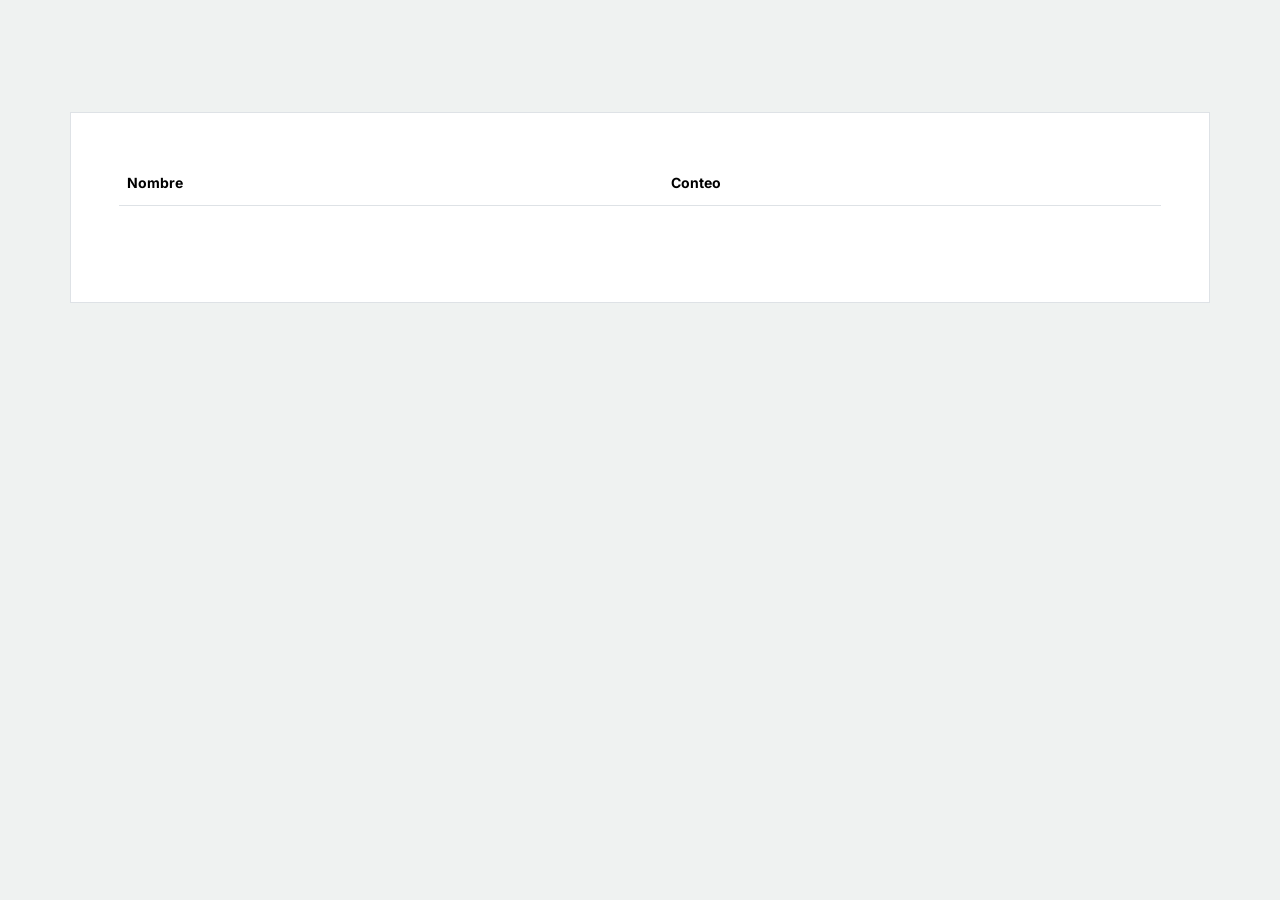
<file: results.html>
<!doctype html>
    <head>
        <meta charset="utf-8">
        <meta name="viewport" content="width=device-width, initial-scale=1, shrink-to-fit=no">
        <meta name="author" content="rgaibor17">
        <link rel="shortcut icon" href="archicon.png">
        <script src="js/results.js" defer></script>
    
        <meta name="description" content="" />
        <meta name="keywords" content="bootstrap, bootstrap4" />
    
            <!-- Bootstrap CSS -->
            <link href="css/bootstrap.min.css" rel="stylesheet">
            <link href="https://cdnjs.cloudflare.com/ajax/libs/font-awesome/6.0.0-beta3/css/all.min.css" rel="stylesheet">
            <link href="css/tiny-slider.css" rel="stylesheet">
            <link href="css/style.css" rel="stylesheet">
            <title>Discover Linux: Results</title>
        </head>
    <body>
        <div id="resultados" class="blog-section">
            <div class="container">
                <div class="row">
                    <div class="p-3 p-lg-5 border bg-white">
                        <table class="table site-block-order-table mb-5">
                            <thead>
                                <th>Nombre</th>
                                <th>Conteo</th>
                            </thead>
                            <tbody id="tablebody">
        
                            <!-- Filas dinámicas -->
                            
                            </tbody>
                        </table>
                    </div>
                </div>
            </div>
        </div>
    </body>
</html>
</file>
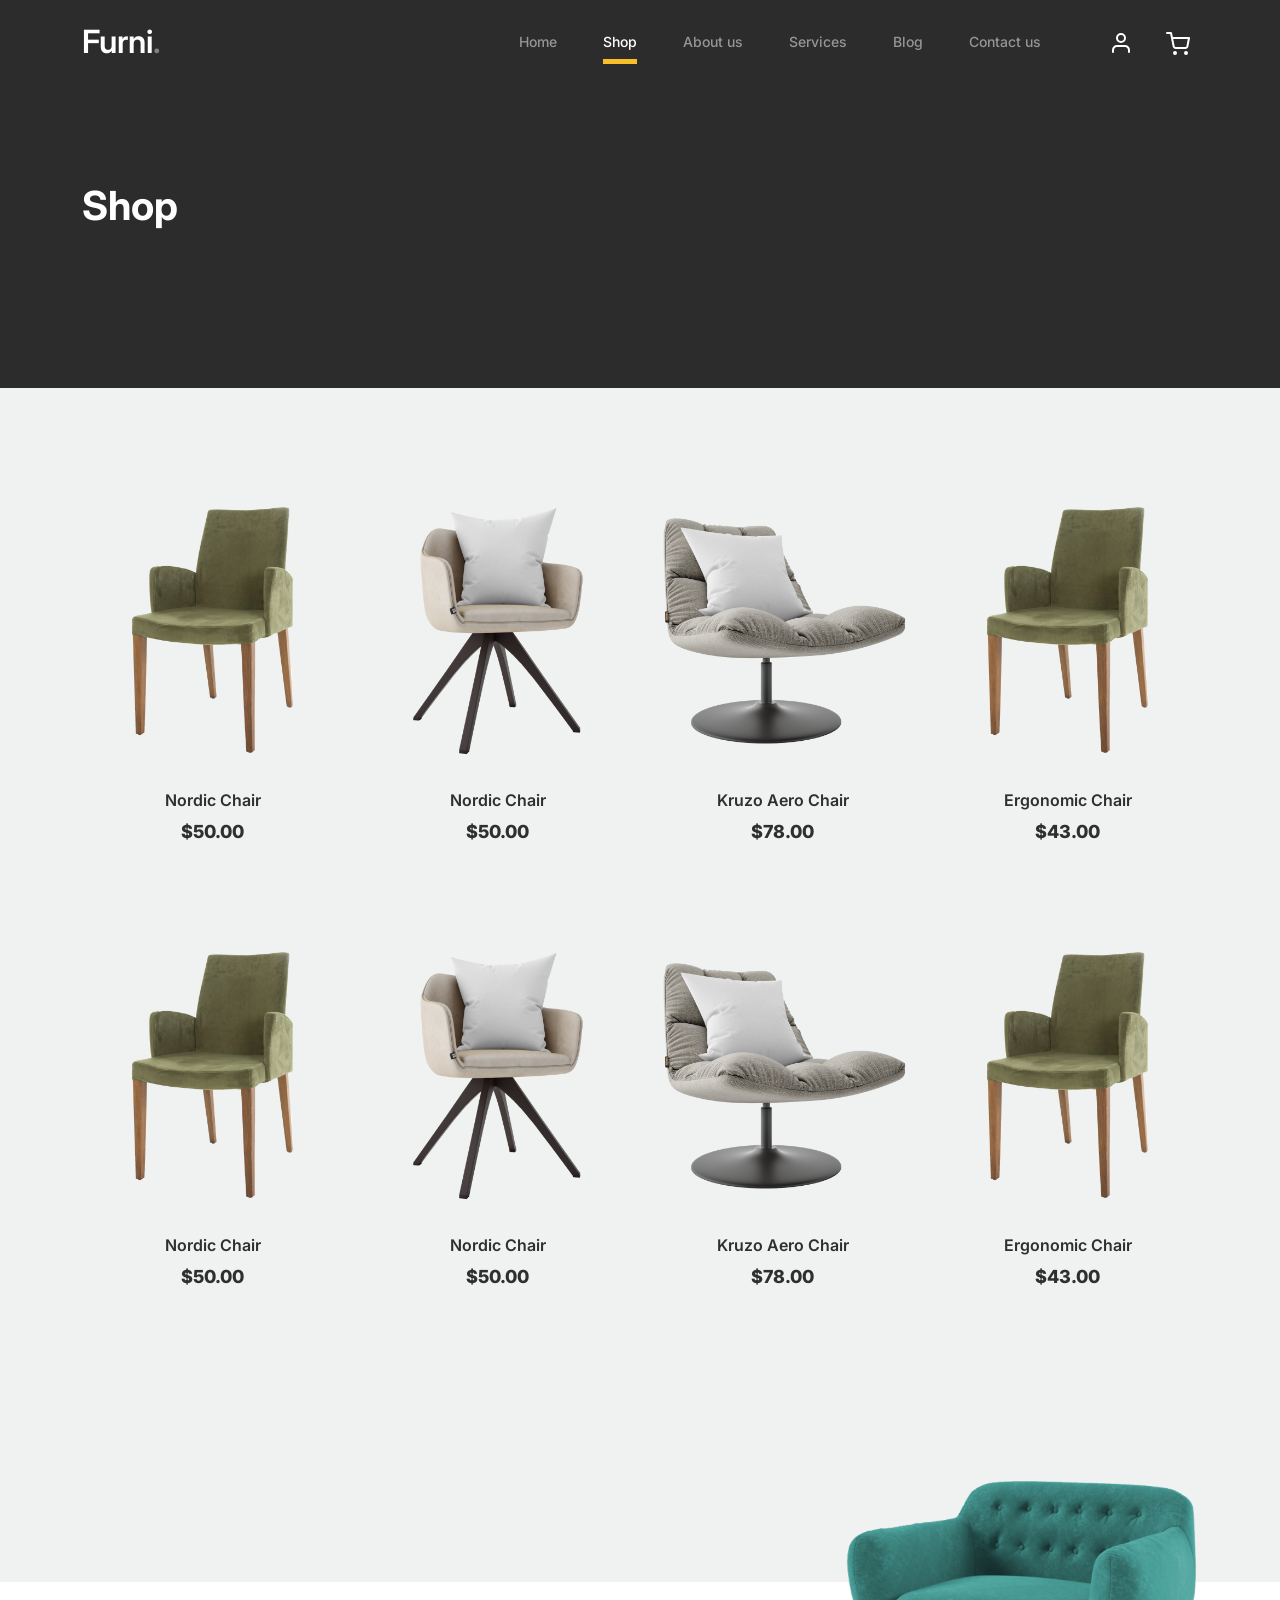
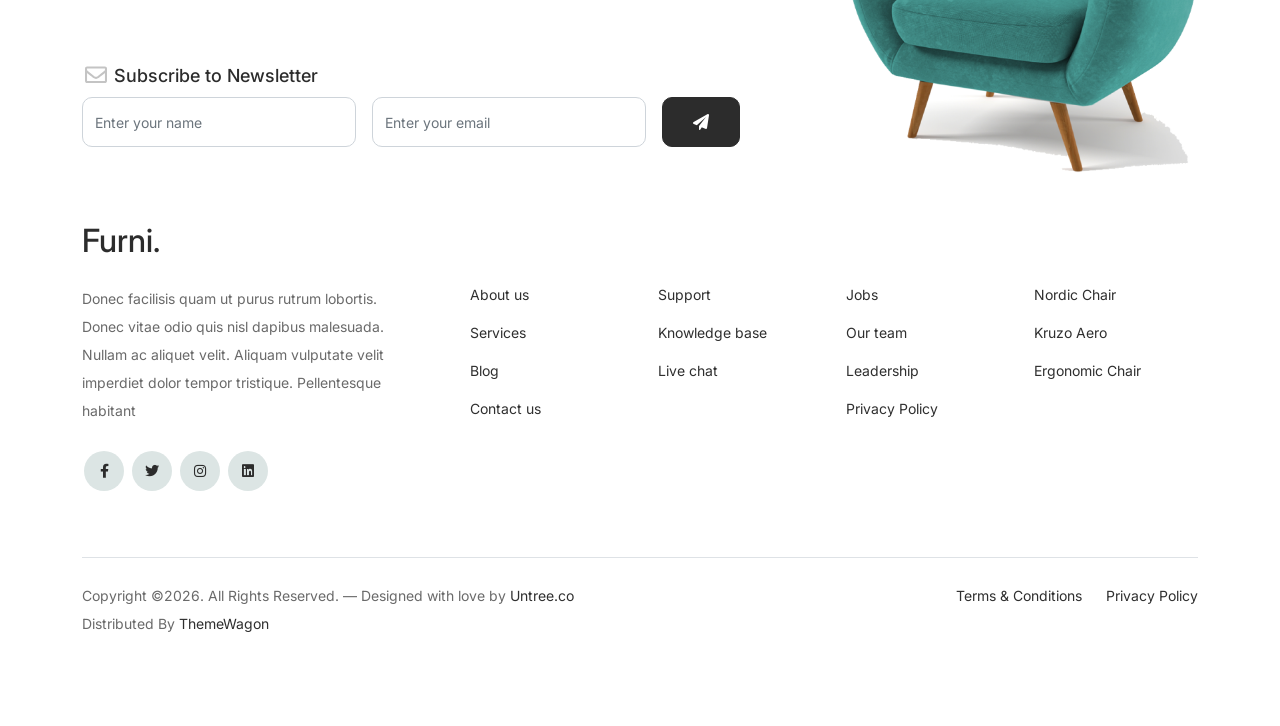
<file: shop.html>
<!-- /*
* Bootstrap 5
* Template Name: Furni
* Template Author: Untree.co
* Template URI: https://untree.co/
* License: https://creativecommons.org/licenses/by/3.0/
*/ -->
<!doctype html>
<html lang="en">
<head>
  <meta charset="utf-8">
  <meta name="viewport" content="width=device-width, initial-scale=1, shrink-to-fit=no">
  <meta name="author" content="Untree.co">
  <link rel="shortcut icon" href="favicon.png">

  <meta name="description" content="" />
  <meta name="keywords" content="bootstrap, bootstrap4" />

		<!-- Bootstrap CSS -->
		<link href="css/bootstrap.min.css" rel="stylesheet">
		<link href="https://cdnjs.cloudflare.com/ajax/libs/font-awesome/6.0.0-beta3/css/all.min.css" rel="stylesheet">
		<link href="css/tiny-slider.css" rel="stylesheet">
		<link href="css/style.css" rel="stylesheet">
		<title>Furni Free Bootstrap 5 Template for Furniture and Interior Design Websites by Untree.co </title>
	</head>

	<body>

		<!-- Start Header/Navigation -->
		<nav class="custom-navbar navbar navbar navbar-expand-md navbar-dark bg-dark" arial-label="Furni navigation bar">

			<div class="container">
				<a class="navbar-brand" href="index.html">Furni<span>.</span></a>

				<button class="navbar-toggler" type="button" data-bs-toggle="collapse" data-bs-target="#navbarsFurni" aria-controls="navbarsFurni" aria-expanded="false" aria-label="Toggle navigation">
					<span class="navbar-toggler-icon"></span>
				</button>

				<div class="collapse navbar-collapse" id="navbarsFurni">
					<ul class="custom-navbar-nav navbar-nav ms-auto mb-2 mb-md-0">
						<li class="nav-item ">
							<a class="nav-link" href="index.html">Home</a>
						</li>
						<li class="active"><a class="nav-link" href="shop.html">Shop</a></li>
						<li><a class="nav-link" href="about.html">About us</a></li>
						<li><a class="nav-link" href="services.html">Services</a></li>
						<li><a class="nav-link" href="blog.html">Blog</a></li>
						<li><a class="nav-link" href="contact.html">Contact us</a></li>
					</ul>

					<ul class="custom-navbar-cta navbar-nav mb-2 mb-md-0 ms-5">
						<li><a class="nav-link" href="#"><img src="images/user.svg"></a></li>
						<li><a class="nav-link" href="cart.html"><img src="images/cart.svg"></a></li>
					</ul>
				</div>
			</div>
				
		</nav>
		<!-- End Header/Navigation -->

		<!-- Start Hero Section -->
			<div class="hero">
				<div class="container">
					<div class="row justify-content-between">
						<div class="col-lg-5">
							<div class="intro-excerpt">
								<h1>Shop</h1>
							</div>
						</div>
						<div class="col-lg-7">
							
						</div>
					</div>
				</div>
			</div>
		<!-- End Hero Section -->

		

		<div class="untree_co-section product-section before-footer-section">
		    <div class="container">
		      	<div class="row">

		      		<!-- Start Column 1 -->
					<div class="col-12 col-md-4 col-lg-3 mb-5">
						<a class="product-item" href="#">
							<img src="images/product-3.png" class="img-fluid product-thumbnail">
							<h3 class="product-title">Nordic Chair</h3>
							<strong class="product-price">$50.00</strong>

							<span class="icon-cross">
								<img src="images/cross.svg" class="img-fluid">
							</span>
						</a>
					</div> 
					<!-- End Column 1 -->
						
					<!-- Start Column 2 -->
					<div class="col-12 col-md-4 col-lg-3 mb-5">
						<a class="product-item" href="#">
							<img src="images/product-1.png" class="img-fluid product-thumbnail">
							<h3 class="product-title">Nordic Chair</h3>
							<strong class="product-price">$50.00</strong>

							<span class="icon-cross">
								<img src="images/cross.svg" class="img-fluid">
							</span>
						</a>
					</div> 
					<!-- End Column 2 -->

					<!-- Start Column 3 -->
					<div class="col-12 col-md-4 col-lg-3 mb-5">
						<a class="product-item" href="#">
							<img src="images/product-2.png" class="img-fluid product-thumbnail">
							<h3 class="product-title">Kruzo Aero Chair</h3>
							<strong class="product-price">$78.00</strong>

							<span class="icon-cross">
								<img src="images/cross.svg" class="img-fluid">
							</span>
						</a>
					</div>
					<!-- End Column 3 -->

					<!-- Start Column 4 -->
					<div class="col-12 col-md-4 col-lg-3 mb-5">
						<a class="product-item" href="#">
							<img src="images/product-3.png" class="img-fluid product-thumbnail">
							<h3 class="product-title">Ergonomic Chair</h3>
							<strong class="product-price">$43.00</strong>

							<span class="icon-cross">
								<img src="images/cross.svg" class="img-fluid">
							</span>
						</a>
					</div>
					<!-- End Column 4 -->


					<!-- Start Column 1 -->
					<div class="col-12 col-md-4 col-lg-3 mb-5">
						<a class="product-item" href="#">
							<img src="images/product-3.png" class="img-fluid product-thumbnail">
							<h3 class="product-title">Nordic Chair</h3>
							<strong class="product-price">$50.00</strong>

							<span class="icon-cross">
								<img src="images/cross.svg" class="img-fluid">
							</span>
						</a>
					</div> 
					<!-- End Column 1 -->
						
					<!-- Start Column 2 -->
					<div class="col-12 col-md-4 col-lg-3 mb-5">
						<a class="product-item" href="#">
							<img src="images/product-1.png" class="img-fluid product-thumbnail">
							<h3 class="product-title">Nordic Chair</h3>
							<strong class="product-price">$50.00</strong>

							<span class="icon-cross">
								<img src="images/cross.svg" class="img-fluid">
							</span>
						</a>
					</div> 
					<!-- End Column 2 -->

					<!-- Start Column 3 -->
					<div class="col-12 col-md-4 col-lg-3 mb-5">
						<a class="product-item" href="#">
							<img src="images/product-2.png" class="img-fluid product-thumbnail">
							<h3 class="product-title">Kruzo Aero Chair</h3>
							<strong class="product-price">$78.00</strong>

							<span class="icon-cross">
								<img src="images/cross.svg" class="img-fluid">
							</span>
						</a>
					</div>
					<!-- End Column 3 -->

					<!-- Start Column 4 -->
					<div class="col-12 col-md-4 col-lg-3 mb-5">
						<a class="product-item" href="#">
							<img src="images/product-3.png" class="img-fluid product-thumbnail">
							<h3 class="product-title">Ergonomic Chair</h3>
							<strong class="product-price">$43.00</strong>

							<span class="icon-cross">
								<img src="images/cross.svg" class="img-fluid">
							</span>
						</a>
					</div>
					<!-- End Column 4 -->

		      	</div>
		    </div>
		</div>


		<!-- Start Footer Section -->
		<footer class="footer-section">
			<div class="container relative">

				<div class="sofa-img">
					<img src="images/sofa.png" alt="Image" class="img-fluid">
				</div>

				<div class="row">
					<div class="col-lg-8">
						<div class="subscription-form">
							<h3 class="d-flex align-items-center"><span class="me-1"><img src="images/envelope-outline.svg" alt="Image" class="img-fluid"></span><span>Subscribe to Newsletter</span></h3>

							<form action="#" class="row g-3">
								<div class="col-auto">
									<input type="text" class="form-control" placeholder="Enter your name">
								</div>
								<div class="col-auto">
									<input type="email" class="form-control" placeholder="Enter your email">
								</div>
								<div class="col-auto">
									<button class="btn btn-primary">
										<span class="fa fa-paper-plane"></span>
									</button>
								</div>
							</form>

						</div>
					</div>
				</div>

				<div class="row g-5 mb-5">
					<div class="col-lg-4">
						<div class="mb-4 footer-logo-wrap"><a href="#" class="footer-logo">Furni<span>.</span></a></div>
						<p class="mb-4">Donec facilisis quam ut purus rutrum lobortis. Donec vitae odio quis nisl dapibus malesuada. Nullam ac aliquet velit. Aliquam vulputate velit imperdiet dolor tempor tristique. Pellentesque habitant</p>

						<ul class="list-unstyled custom-social">
							<li><a href="#"><span class="fa fa-brands fa-facebook-f"></span></a></li>
							<li><a href="#"><span class="fa fa-brands fa-twitter"></span></a></li>
							<li><a href="#"><span class="fa fa-brands fa-instagram"></span></a></li>
							<li><a href="#"><span class="fa fa-brands fa-linkedin"></span></a></li>
						</ul>
					</div>

					<div class="col-lg-8">
						<div class="row links-wrap">
							<div class="col-6 col-sm-6 col-md-3">
								<ul class="list-unstyled">
									<li><a href="#">About us</a></li>
									<li><a href="#">Services</a></li>
									<li><a href="#">Blog</a></li>
									<li><a href="#">Contact us</a></li>
								</ul>
							</div>

							<div class="col-6 col-sm-6 col-md-3">
								<ul class="list-unstyled">
									<li><a href="#">Support</a></li>
									<li><a href="#">Knowledge base</a></li>
									<li><a href="#">Live chat</a></li>
								</ul>
							</div>

							<div class="col-6 col-sm-6 col-md-3">
								<ul class="list-unstyled">
									<li><a href="#">Jobs</a></li>
									<li><a href="#">Our team</a></li>
									<li><a href="#">Leadership</a></li>
									<li><a href="#">Privacy Policy</a></li>
								</ul>
							</div>

							<div class="col-6 col-sm-6 col-md-3">
								<ul class="list-unstyled">
									<li><a href="#">Nordic Chair</a></li>
									<li><a href="#">Kruzo Aero</a></li>
									<li><a href="#">Ergonomic Chair</a></li>
								</ul>
							</div>
						</div>
					</div>

				</div>

				<div class="border-top copyright">
					<div class="row pt-4">
						<div class="col-lg-6">
							<p class="mb-2 text-center text-lg-start">Copyright &copy;<script>document.write(new Date().getFullYear());</script>. All Rights Reserved. &mdash; Designed with love by <a href="https://untree.co">Untree.co</a>  Distributed By <a href="https://themewagon.com">ThemeWagon</a> <!-- License information: https://untree.co/license/ -->
            </p>
						</div>

						<div class="col-lg-6 text-center text-lg-end">
							<ul class="list-unstyled d-inline-flex ms-auto">
								<li class="me-4"><a href="#">Terms &amp; Conditions</a></li>
								<li><a href="#">Privacy Policy</a></li>
							</ul>
						</div>

					</div>
				</div>

			</div>
		</footer>
		<!-- End Footer Section -->	


		<script src="js/bootstrap.bundle.min.js"></script>
		<script src="js/tiny-slider.js"></script>
		<script src="js/custom.js"></script>
	</body>

</html>
</file>
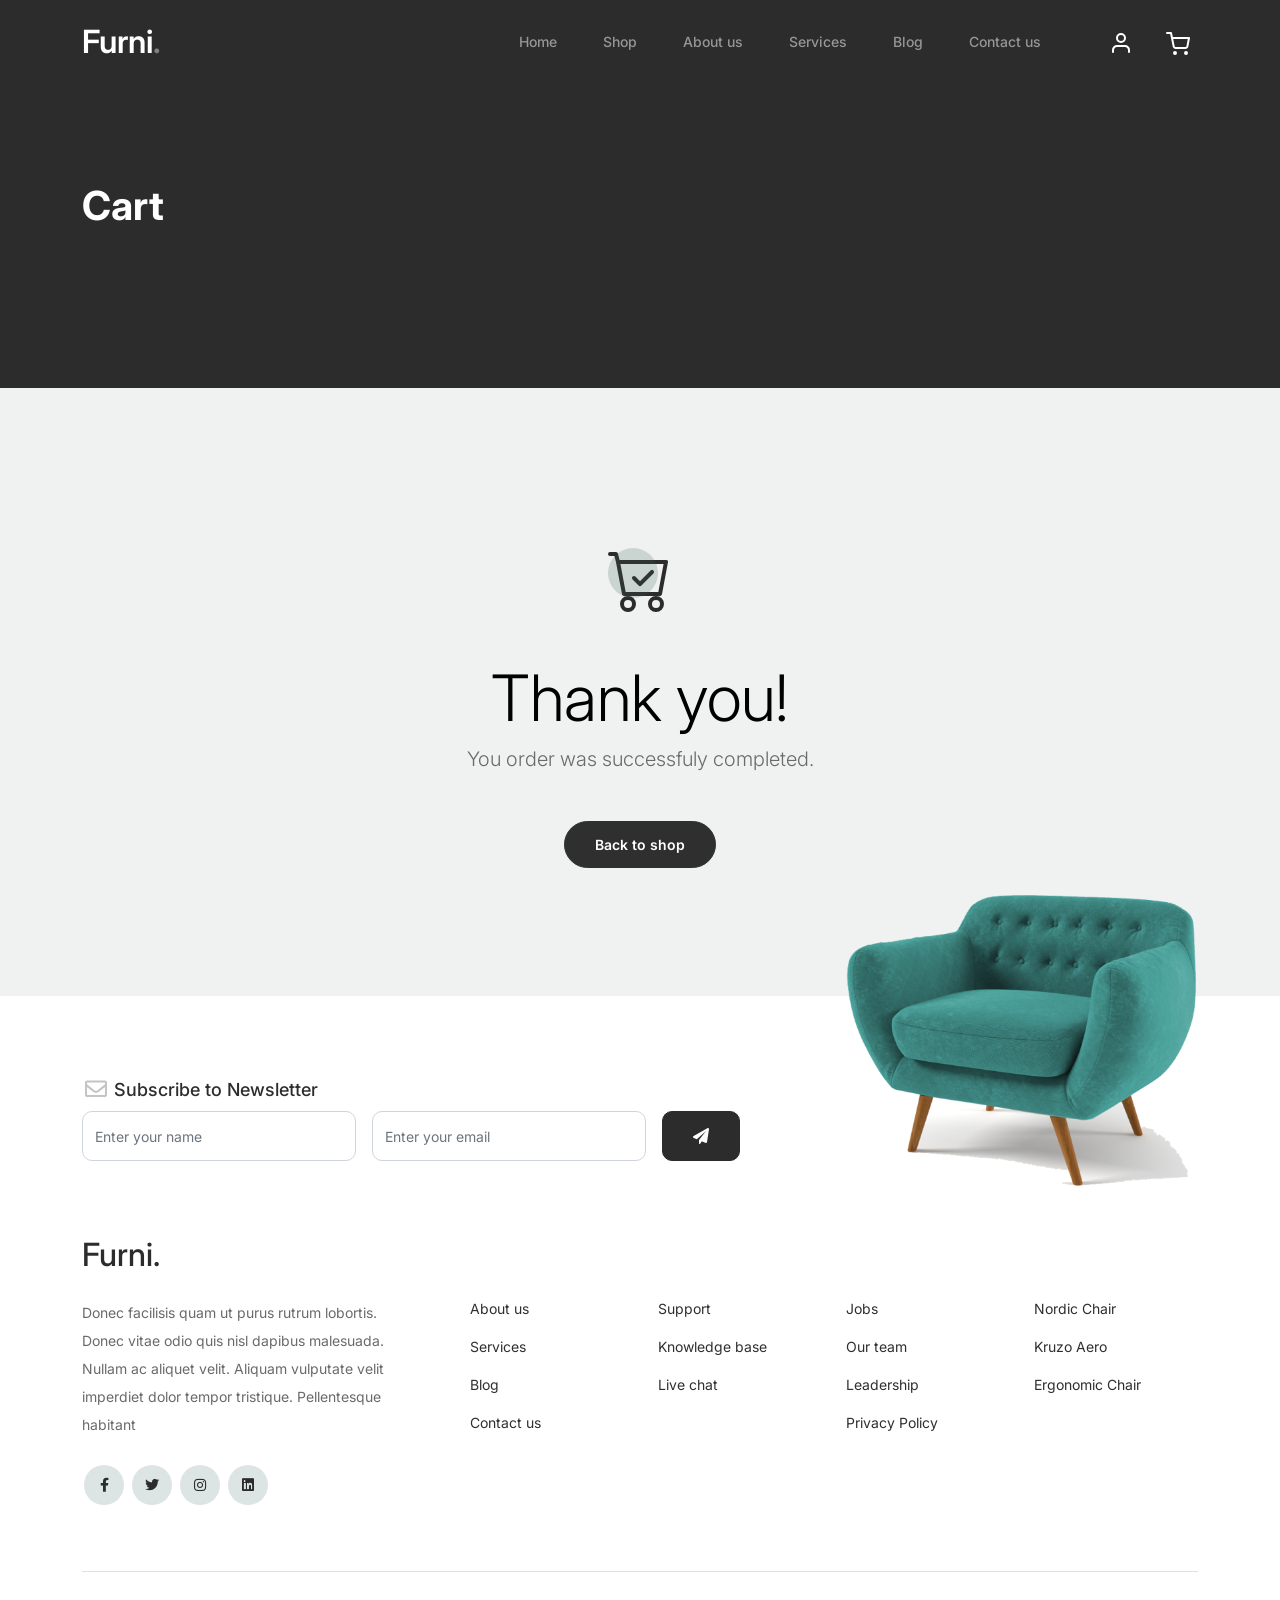
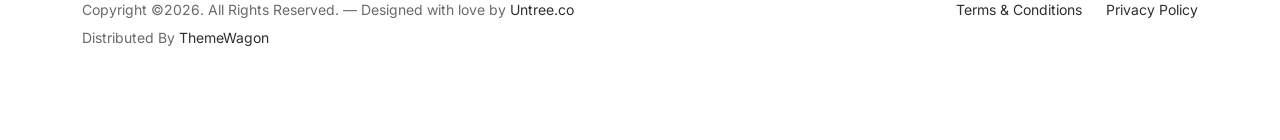
<file: thankyou.html>
<!-- /*
* Bootstrap 5
* Template Name: Furni
* Template Author: Untree.co
* Template URI: https://untree.co/
* License: https://creativecommons.org/licenses/by/3.0/
*/ -->
<!doctype html>
<html lang="en">
<head>
  <meta charset="utf-8">
  <meta name="viewport" content="width=device-width, initial-scale=1, shrink-to-fit=no">
  <meta name="author" content="Untree.co">
  <link rel="shortcut icon" href="favicon.png">

  <meta name="description" content="" />
  <meta name="keywords" content="bootstrap, bootstrap4" />

		<!-- Bootstrap CSS -->
		<link href="css/bootstrap.min.css" rel="stylesheet">
		<link href="https://cdnjs.cloudflare.com/ajax/libs/font-awesome/6.0.0-beta3/css/all.min.css" rel="stylesheet">
		<link href="css/tiny-slider.css" rel="stylesheet">
		<link href="css/style.css" rel="stylesheet">
		<title>Furni Free Bootstrap 5 Template for Furniture and Interior Design Websites by Untree.co </title>
	</head>

	<body>

		<!-- Start Header/Navigation -->
		<nav class="custom-navbar navbar navbar navbar-expand-md navbar-dark bg-dark" arial-label="Furni navigation bar">

			<div class="container">
				<a class="navbar-brand" href="index.html">Furni<span>.</span></a>

				<button class="navbar-toggler" type="button" data-bs-toggle="collapse" data-bs-target="#navbarsFurni" aria-controls="navbarsFurni" aria-expanded="false" aria-label="Toggle navigation">
					<span class="navbar-toggler-icon"></span>
				</button>

				<div class="collapse navbar-collapse" id="navbarsFurni">
					<ul class="custom-navbar-nav navbar-nav ms-auto mb-2 mb-md-0">
						<li class="nav-item ">
							<a class="nav-link" href="index.html">Home</a>
						</li>
						<li><a class="nav-link" href="shop.html">Shop</a></li>
						<li><a class="nav-link" href="about.html">About us</a></li>
						<li><a class="nav-link" href="services.html">Services</a></li>
						<li><a class="nav-link" href="blog.html">Blog</a></li>
						<li><a class="nav-link" href="contact.html">Contact us</a></li>
					</ul>

					<ul class="custom-navbar-cta navbar-nav mb-2 mb-md-0 ms-5">
						<li><a class="nav-link" href="#"><img src="images/user.svg"></a></li>
						<li><a class="nav-link" href="cart.html"><img src="images/cart.svg"></a></li>
					</ul>
				</div>
			</div>
				
		</nav>
		<!-- End Header/Navigation -->

		<!-- Start Hero Section -->
			<div class="hero">
				<div class="container">
					<div class="row justify-content-between">
						<div class="col-lg-5">
							<div class="intro-excerpt">
								<h1>Cart</h1>
							</div>
						</div>
						<div class="col-lg-7">
							
						</div>
					</div>
				</div>
			</div>
		<!-- End Hero Section -->

		

		<div class="untree_co-section">
    <div class="container">
      <div class="row">
        <div class="col-md-12 text-center pt-5">
          <span class="display-3 thankyou-icon text-primary">
            <svg width="1em" height="1em" viewBox="0 0 16 16" class="bi bi-cart-check mb-5" fill="currentColor" xmlns="http://www.w3.org/2000/svg">
              <path fill-rule="evenodd" d="M11.354 5.646a.5.5 0 0 1 0 .708l-3 3a.5.5 0 0 1-.708 0l-1.5-1.5a.5.5 0 1 1 .708-.708L8 8.293l2.646-2.647a.5.5 0 0 1 .708 0z"/>
              <path fill-rule="evenodd" d="M0 1.5A.5.5 0 0 1 .5 1H2a.5.5 0 0 1 .485.379L2.89 3H14.5a.5.5 0 0 1 .491.592l-1.5 8A.5.5 0 0 1 13 12H4a.5.5 0 0 1-.491-.408L2.01 3.607 1.61 2H.5a.5.5 0 0 1-.5-.5zM3.102 4l1.313 7h8.17l1.313-7H3.102zM5 12a2 2 0 1 0 0 4 2 2 0 0 0 0-4zm7 0a2 2 0 1 0 0 4 2 2 0 0 0 0-4zm-7 1a1 1 0 1 0 0 2 1 1 0 0 0 0-2zm7 0a1 1 0 1 0 0 2 1 1 0 0 0 0-2z"/>
            </svg>
          </span>
          <h2 class="display-3 text-black">Thank you!</h2>
          <p class="lead mb-5">You order was successfuly completed.</p>
          <p><a href="shop.html" class="btn btn-sm btn-outline-black">Back to shop</a></p>
        </div>
      </div>
    </div>
  </div>

		<!-- Start Footer Section -->
		<footer class="footer-section">
			<div class="container relative">

				<div class="sofa-img">
					<img src="images/sofa.png" alt="Image" class="img-fluid">
				</div>

				<div class="row">
					<div class="col-lg-8">
						<div class="subscription-form">
							<h3 class="d-flex align-items-center"><span class="me-1"><img src="images/envelope-outline.svg" alt="Image" class="img-fluid"></span><span>Subscribe to Newsletter</span></h3>

							<form action="#" class="row g-3">
								<div class="col-auto">
									<input type="text" class="form-control" placeholder="Enter your name">
								</div>
								<div class="col-auto">
									<input type="email" class="form-control" placeholder="Enter your email">
								</div>
								<div class="col-auto">
									<button class="btn btn-primary">
										<span class="fa fa-paper-plane"></span>
									</button>
								</div>
							</form>

						</div>
					</div>
				</div>

				<div class="row g-5 mb-5">
					<div class="col-lg-4">
						<div class="mb-4 footer-logo-wrap"><a href="#" class="footer-logo">Furni<span>.</span></a></div>
						<p class="mb-4">Donec facilisis quam ut purus rutrum lobortis. Donec vitae odio quis nisl dapibus malesuada. Nullam ac aliquet velit. Aliquam vulputate velit imperdiet dolor tempor tristique. Pellentesque habitant</p>

						<ul class="list-unstyled custom-social">
							<li><a href="#"><span class="fa fa-brands fa-facebook-f"></span></a></li>
							<li><a href="#"><span class="fa fa-brands fa-twitter"></span></a></li>
							<li><a href="#"><span class="fa fa-brands fa-instagram"></span></a></li>
							<li><a href="#"><span class="fa fa-brands fa-linkedin"></span></a></li>
						</ul>
					</div>

					<div class="col-lg-8">
						<div class="row links-wrap">
							<div class="col-6 col-sm-6 col-md-3">
								<ul class="list-unstyled">
									<li><a href="#">About us</a></li>
									<li><a href="#">Services</a></li>
									<li><a href="#">Blog</a></li>
									<li><a href="#">Contact us</a></li>
								</ul>
							</div>

							<div class="col-6 col-sm-6 col-md-3">
								<ul class="list-unstyled">
									<li><a href="#">Support</a></li>
									<li><a href="#">Knowledge base</a></li>
									<li><a href="#">Live chat</a></li>
								</ul>
							</div>

							<div class="col-6 col-sm-6 col-md-3">
								<ul class="list-unstyled">
									<li><a href="#">Jobs</a></li>
									<li><a href="#">Our team</a></li>
									<li><a href="#">Leadership</a></li>
									<li><a href="#">Privacy Policy</a></li>
								</ul>
							</div>

							<div class="col-6 col-sm-6 col-md-3">
								<ul class="list-unstyled">
									<li><a href="#">Nordic Chair</a></li>
									<li><a href="#">Kruzo Aero</a></li>
									<li><a href="#">Ergonomic Chair</a></li>
								</ul>
							</div>
						</div>
					</div>

				</div>

				<div class="border-top copyright">
					<div class="row pt-4">
						<div class="col-lg-6">
							<p class="mb-2 text-center text-lg-start">Copyright &copy;<script>document.write(new Date().getFullYear());</script>. All Rights Reserved. &mdash; Designed with love by <a href="https://untree.co">Untree.co</a> Distributed By <a href="https://themewagon.com">ThemeWagon</a> <!-- License information: https://untree.co/license/ -->
            </p>
						</div>

						<div class="col-lg-6 text-center text-lg-end">
							<ul class="list-unstyled d-inline-flex ms-auto">
								<li class="me-4"><a href="#">Terms &amp; Conditions</a></li>
								<li><a href="#">Privacy Policy</a></li>
							</ul>
						</div>

					</div>
				</div>

			</div>
		</footer>
		<!-- End Footer Section -->	


		<script src="js/bootstrap.bundle.min.js"></script>
		<script src="js/tiny-slider.js"></script>
		<script src="js/custom.js"></script>
	</body>

</html>
</file>
<file: css/tiny-slider.css>
.tns-outer{padding:0 !important}.tns-outer [hidden]{display:none !important}.tns-outer [aria-controls],.tns-outer [data-action]{cursor:pointer}.tns-slider{-webkit-transition:all 0s;-moz-transition:all 0s;transition:all 0s}.tns-slider>.tns-item{-webkit-box-sizing:border-box;-moz-box-sizing:border-box;box-sizing:border-box}.tns-horizontal.tns-subpixel{white-space:nowrap}.tns-horizontal.tns-subpixel>.tns-item{display:inline-block;vertical-align:top;white-space:normal}.tns-horizontal.tns-no-subpixel:after{content:'';display:table;clear:both}.tns-horizontal.tns-no-subpixel>.tns-item{float:left}.tns-horizontal.tns-carousel.tns-no-subpixel>.tns-item{margin-right:-100%}.tns-no-calc{position:relative;left:0}.tns-gallery{position:relative;left:0;min-height:1px}.tns-gallery>.tns-item{position:absolute;left:-100%;-webkit-transition:transform 0s, opacity 0s;-moz-transition:transform 0s, opacity 0s;transition:transform 0s, opacity 0s}.tns-gallery>.tns-slide-active{position:relative;left:auto !important}.tns-gallery>.tns-moving{-webkit-transition:all 0.25s;-moz-transition:all 0.25s;transition:all 0.25s}.tns-autowidth{display:inline-block}.tns-lazy-img{-webkit-transition:opacity 0.6s;-moz-transition:opacity 0.6s;transition:opacity 0.6s;opacity:0.6}.tns-lazy-img.tns-complete{opacity:1}.tns-ah{-webkit-transition:height 0s;-moz-transition:height 0s;transition:height 0s}.tns-ovh{overflow:hidden}.tns-visually-hidden{position:absolute;left:-10000em}.tns-transparent{opacity:0;visibility:hidden}.tns-fadeIn{opacity:1;filter:alpha(opacity=100);z-index:0}.tns-normal,.tns-fadeOut{opacity:0;filter:alpha(opacity=0);z-index:-1}.tns-vpfix{white-space:nowrap}.tns-vpfix>div,.tns-vpfix>li{display:inline-block}.tns-t-subp2{margin:0 auto;width:310px;position:relative;height:10px;overflow:hidden}.tns-t-ct{width:2333.3333333%;width:-webkit-calc(100% * 70 / 3);width:-moz-calc(100% * 70 / 3);width:calc(100% * 70 / 3);position:absolute;right:0}.tns-t-ct:after{content:'';display:table;clear:both}.tns-t-ct>div{width:1.4285714%;width:-webkit-calc(100% / 70);width:-moz-calc(100% / 70);width:calc(100% / 70);height:10px;float:left}

/*# sourceMappingURL=sourcemaps/tiny-slider.css.map */
</file>
<file: css/style.css>
/*
* Template Name: UntreeStore
* Template Author: Untree.co
* Author URI: https://untree.co/
* License: https://creativecommons.org/licenses/by/3.0/
*/
@import url("https://fonts.googleapis.com/css2?family=Inter:wght@400;500;600;700;800&display=swap");
body {
  overflow-x: hidden;
  position: relative; }

body {
  font-family: "Inter", sans-serif;
  font-weight: 400;
  line-height: 28px;
  color: #6a6a6a;
  font-size: 14px;
  background-color: #eff2f1; }

a {
  text-decoration: none;
  -webkit-transition: .3s all ease;
  -o-transition: .3s all ease;
  transition: .3s all ease;
  color: #2f2f2f;
  text-decoration: underline; }
  a:hover {
    color: #2f2f2f;
    text-decoration: none; }
  a.more {
    font-weight: 600; }

.custom-navbar {
  background: rgb(44, 44, 44) !important;
  padding-top: 20px;
  padding-bottom: 20px; }
  .custom-navbar .navbar-brand {
    font-size: 32px;
    font-weight: 600; }
    .custom-navbar .navbar-brand > span {
      opacity: .4; }
  .custom-navbar .navbar-toggler {
    border-color: transparent; }
    .custom-navbar .navbar-toggler:active, .custom-navbar .navbar-toggler:focus {
      -webkit-box-shadow: none;
      box-shadow: none;
      outline: none; }
  @media (min-width: 992px) {
    .custom-navbar .custom-navbar-nav li {
      margin-left: 15px;
      margin-right: 15px; } }
  .custom-navbar .custom-navbar-nav li a {
    font-weight: 500;
    color: #ffffff !important;
    opacity: .5;
    -webkit-transition: .3s all ease;
    -o-transition: .3s all ease;
    transition: .3s all ease;
    position: relative; }
    @media (min-width: 768px) {
      .custom-navbar .custom-navbar-nav li a:before {
        content: "";
        position: absolute;
        bottom: 0;
        left: 8px;
        right: 8px;
        background: #f9bf29;
        height: 5px;
        opacity: 1;
        visibility: visible;
        width: 0;
        -webkit-transition: .15s all ease-out;
        -o-transition: .15s all ease-out;
        transition: .15s all ease-out; } }
    .custom-navbar .custom-navbar-nav li a:hover {
      opacity: 1; }
      .custom-navbar .custom-navbar-nav li a:hover:before {
        width: calc(100% - 16px); }
  .custom-navbar .custom-navbar-nav li.active a {
    opacity: 1; }
    .custom-navbar .custom-navbar-nav li.active a:before {
      width: calc(100% - 16px); }
  .custom-navbar .custom-navbar-cta {
    margin-left: 0 !important;
    -webkit-box-orient: horizontal;
    -webkit-box-direction: normal;
    -ms-flex-direction: row;
    flex-direction: row; }
    @media (min-width: 768px) {
      .custom-navbar .custom-navbar-cta {
        margin-left: 40px !important; } }
    .custom-navbar .custom-navbar-cta li {
      margin-left: 0px;
      margin-right: 0px; }
      .custom-navbar .custom-navbar-cta li:first-child {
        margin-right: 20px; }

.hero {
  background: rgb(44, 44, 44);
  padding: calc(4rem - 30px) 0 0rem 0; }
  @media (min-width: 768px) {
    .hero {
      padding: calc(4rem - 30px) 0 4rem 0; } }
  @media (min-width: 992px) {
    .hero {
      padding: calc(8rem - 30px) 0 8rem 0; } }
  .hero .intro-excerpt {
    position: relative;
    z-index: 4; }
    @media (min-width: 992px) {
      .hero .intro-excerpt {
        max-width: 450px; } }
  .hero h1 {
    font-weight: 700;
    color: #ffffff;
    margin-bottom: 30px; }
    @media (min-width: 1400px) {
      .hero h1 {
        font-size: 54px; } }
  .hero p {
    color: rgba(255, 255, 255, 0.5);
    margin-bottom: 30px; }
  .hero .hero-img-wrap {
    position: relative; }
    .hero .hero-img-wrap img {
      position: relative;
      top: 0px;
      right: 0px;
      z-index: 2;
      max-width: 780px;
      left: -20px; }
      @media (min-width: 768px) {
        .hero .hero-img-wrap img {
          right: 0px;
          left: -100px; } }
      @media (min-width: 992px) {
        .hero .hero-img-wrap img {
          left: 0px;
          top: -80px;
          position: absolute;
          right: -50px; } }
      @media (min-width: 1200px) {
        .hero .hero-img-wrap img {
          left: 0px;
          top: -80px;
          right: -100px; } }
    .hero .hero-img-wrap:after {
      content: "";
      position: absolute;
      width: 255px;
      height: 217px;
      background-image: url("../images/dots-light.svg");
      background-size: contain;
      background-repeat: no-repeat;
      right: -100px;
      top: -0px; }
      @media (min-width: 1200px) {
        .hero .hero-img-wrap:after {
          top: -40px; } }

.btn {
  font-weight: 600;
  padding: 12px 30px;
  border-radius: 30px;
  color: #ffffff;
  background: #2f2f2f;
  border-color: #2f2f2f; }
  .btn:hover {
    color: #ffffff;
    background: #222222;
    border-color: #222222; }
  .btn:active, .btn:focus {
    outline: none !important;
    -webkit-box-shadow: none;
    box-shadow: none; }
  .btn.btn-primary {
    background: rgb(44, 44, 44);
    border-color: rgb(44, 44, 44); }
    .btn.btn-primary:hover {
      background: darkgray;
      border-color: darkgray; }
  .btn.btn-secondary {
    color: #2f2f2f;
    background: #f9bf29;
    border-color: #f9bf29; }
    .btn.btn-secondary:hover {
      background: #f8b810;
      border-color: #f8b810; }
  .btn.btn-white-outline {
    background: transparent;
    border-width: 2px;
    border-color: rgba(255, 255, 255, 0.3); }
    .btn.btn-white-outline:hover {
      border-color: white;
      color: #ffffff; }

.section-title {
  color: #2f2f2f; }

.product-section {
  padding: 7rem 0; }
  .product-section .product-item {
    text-align: center;
    text-decoration: none;
    display: block;
    position: relative;
    padding-bottom: 50px;
    cursor: pointer; }
    .product-section .product-item .product-thumbnail {
      margin-bottom: 30px;
      position: relative;
      top: 0;
      -webkit-transition: .3s all ease;
      -o-transition: .3s all ease;
      transition: .3s all ease; }
    .product-section .product-item h3 {
      font-weight: 600;
      font-size: 16px; }
    .product-section .product-item strong {
      font-weight: 800 !important;
      font-size: 18px !important; }
    .product-section .product-item h3, .product-section .product-item strong {
      color: #2f2f2f;
      text-decoration: none; }
    .product-section .product-item .icon-cross {
      position: absolute;
      width: 35px;
      height: 35px;
      display: inline-block;
      background: #2f2f2f;
      bottom: 15px;
      left: 50%;
      -webkit-transform: translateX(-50%);
      -ms-transform: translateX(-50%);
      transform: translateX(-50%);
      margin-bottom: -17.5px;
      border-radius: 50%;
      opacity: 0;
      visibility: hidden;
      -webkit-transition: .3s all ease;
      -o-transition: .3s all ease;
      transition: .3s all ease; }
      .product-section .product-item .icon-cross img {
        position: absolute;
        left: 50%;
        top: 50%;
        -webkit-transform: translate(-50%, -50%);
        -ms-transform: translate(-50%, -50%);
        transform: translate(-50%, -50%); }
    .product-section .product-item:before {
      bottom: 0;
      left: 0;
      right: 0;
      position: absolute;
      content: "";
      background: #dce5e4;
      height: 0%;
      z-index: -1;
      border-radius: 10px;
      -webkit-transition: .3s all ease;
      -o-transition: .3s all ease;
      transition: .3s all ease; }
    .product-section .product-item:hover .product-thumbnail {
      top: -25px; }
    .product-section .product-item:hover .icon-cross {
      bottom: 0;
      opacity: 1;
      visibility: visible; }
    .product-section .product-item:hover:before {
      height: 70%; }

.why-choose-section {
  padding: 7rem 0; }
  .why-choose-section .img-wrap {
    position: relative; }
    .why-choose-section .img-wrap:before {
      position: absolute;
      content: "";
      width: 255px;
      height: 217px;
      background-image: url("../images/dots-yellow.svg");
      background-repeat: no-repeat;
      background-size: contain;
      -webkit-transform: translate(-40%, -40%);
      -ms-transform: translate(-40%, -40%);
      transform: translate(-40%, -40%);
      z-index: -1; }
    .why-choose-section .img-wrap img {
      border-radius: 20px; }

.feature {
  margin-bottom: 30px; }
  .feature .icon {
    display: inline-block;
    position: relative;
    margin-bottom: 20px; }
    .feature .icon:before {
      content: "";
      width: 33px;
      height: 33px;
      position: absolute;
      background: rgba(59, 93, 80, 0.2);
      border-radius: 50%;
      right: -8px;
      bottom: 0; }
  .feature h3 {
    font-size: 14px;
    color: #2f2f2f; }
  .feature p {
    font-size: 14px;
    line-height: 22px;
    color: #6a6a6a; }

.we-help-section {
  padding: 7rem 0; }
  .we-help-section .imgs-grid {
    display: -ms-grid;
    display: grid;
    -ms-grid-columns: (1fr)[27];
    grid-template-columns: repeat(27, 1fr);
    position: relative; }
    .we-help-section .imgs-grid:before {
      position: absolute;
      content: "";
      width: 255px;
      height: 217px;
      background-image: url("../images/dots-yellow.svg");
      background-size: contain;
      background-repeat: no-repeat;
      -webkit-transform: translate(-40%, -40%);
      -ms-transform: translate(-40%, -40%);
      transform: translate(-40%, -40%);
      z-index: -1; }
    .we-help-section .imgs-grid .grid {
      position: relative; }
      .we-help-section .imgs-grid .grid img {
        border-radius: 20px;
        max-width: 100%; }
      .we-help-section .imgs-grid .grid.grid-1 {
        -ms-grid-column: 1;
        -ms-grid-column-span: 18;
        grid-column: 1 / span 18;
        -ms-grid-row: 1;
        -ms-grid-row-span: 27;
        grid-row: 1 / span 27; }
      .we-help-section .imgs-grid .grid.grid-2 {
        -ms-grid-column: 19;
        -ms-grid-column-span: 27;
        grid-column: 19 / span 27;
        -ms-grid-row: 1;
        -ms-grid-row-span: 5;
        grid-row: 1 / span 5;
        padding-left: 20px; }
      .we-help-section .imgs-grid .grid.grid-3 {
        -ms-grid-column: 14;
        -ms-grid-column-span: 16;
        grid-column: 14 / span 16;
        -ms-grid-row: 6;
        -ms-grid-row-span: 27;
        grid-row: 6 / span 27;
        padding-top: 20px; }

.custom-list {
  width: 100%; }
  .custom-list li {
    display: inline-block;
    width: calc(50% - 20px);
    margin-bottom: 12px;
    line-height: 1.5;
    position: relative;
    padding-left: 20px; }
    .custom-list li:before {
      content: "";
      width: 8px;
      height: 8px;
      border-radius: 50%;
      border: 2px solid rgb(44, 44, 44);
      position: absolute;
      left: 0;
      top: 8px; }

.popular-product {
  padding: 0 0 7rem 0; }
  .popular-product .product-item-sm h3 {
    font-size: 14px;
    font-weight: 700;
    color: #2f2f2f; }
  .popular-product .product-item-sm a {
    text-decoration: none;
    color: #2f2f2f;
    -webkit-transition: .3s all ease;
    -o-transition: .3s all ease;
    transition: .3s all ease; }
    .popular-product .product-item-sm a:hover {
      color: rgba(47, 47, 47, 0.5); }
  .popular-product .product-item-sm p {
    line-height: 1.4;
    margin-bottom: 10px;
    font-size: 14px; }
  .popular-product .product-item-sm .thumbnail {
    margin-right: 10px;
    -webkit-box-flex: 0;
    -ms-flex: 0 0 120px;
    flex: 0 0 120px;
    position: relative; }
    .popular-product .product-item-sm .thumbnail:before {
      content: "";
      position: absolute;
      border-radius: 20px;
      background: #dce5e4;
      width: 98px;
      height: 98px;
      top: 50%;
      left: 50%;
      -webkit-transform: translate(-50%, -50%);
      -ms-transform: translate(-50%, -50%);
      transform: translate(-50%, -50%);
      z-index: -1; }

.testimonial-section {
  padding: 3rem 0 7rem 0; }

.testimonial-slider-wrap {
  position: relative; }
  .testimonial-slider-wrap .tns-inner {
    padding-top: 30px; }
  .testimonial-slider-wrap .item .testimonial-block blockquote {
    font-size: 16px; }
    @media (min-width: 768px) {
      .testimonial-slider-wrap .item .testimonial-block blockquote {
        line-height: 32px;
        font-size: 18px; } }
  .testimonial-slider-wrap .item .testimonial-block .author-info .author-pic {
    margin-bottom: 20px; }
    .testimonial-slider-wrap .item .testimonial-block .author-info .author-pic img {
      max-width: 80px;
      border-radius: 50%; }
  .testimonial-slider-wrap .item .testimonial-block .author-info h3 {
    font-size: 14px;
    font-weight: 700;
    color: #2f2f2f;
    margin-bottom: 0; }
  .testimonial-slider-wrap #testimonial-nav {
    position: absolute;
    top: 50%;
    z-index: 99;
    width: 100%;
    display: none; }
    @media (min-width: 768px) {
      .testimonial-slider-wrap #testimonial-nav {
        display: block; } }
    .testimonial-slider-wrap #testimonial-nav > span {
      cursor: pointer;
      position: absolute;
      width: 58px;
      height: 58px;
      line-height: 58px;
      border-radius: 50%;
      background: rgba(59, 93, 80, 0.1);
      color: #2f2f2f;
      -webkit-transition: .3s all ease;
      -o-transition: .3s all ease;
      transition: .3s all ease; }
      .testimonial-slider-wrap #testimonial-nav > span:hover {
        background: rgb(44, 44, 44);
        color: #ffffff; }
    .testimonial-slider-wrap #testimonial-nav .prev {
      left: -10px; }
    .testimonial-slider-wrap #testimonial-nav .next {
      right: 0; }
  .testimonial-slider-wrap .tns-nav {
    position: absolute;
    bottom: -50px;
    left: 50%;
    -webkit-transform: translateX(-50%);
    -ms-transform: translateX(-50%);
    transform: translateX(-50%); }
    .testimonial-slider-wrap .tns-nav button {
      background: none;
      border: none;
      display: inline-block;
      position: relative;
      width: 0 !important;
      height: 7px !important;
      margin: 2px; }
      .testimonial-slider-wrap .tns-nav button:active, .testimonial-slider-wrap .tns-nav button:focus, .testimonial-slider-wrap .tns-nav button:hover {
        outline: none;
        -webkit-box-shadow: none;
        box-shadow: none;
        background: none; }
      .testimonial-slider-wrap .tns-nav button:before {
        display: block;
        width: 7px;
        height: 7px;
        left: 0;
        top: 0;
        position: absolute;
        content: "";
        border-radius: 50%;
        -webkit-transition: .3s all ease;
        -o-transition: .3s all ease;
        transition: .3s all ease;
        background-color: #d6d6d6; }
      .testimonial-slider-wrap .tns-nav button:hover:before, .testimonial-slider-wrap .tns-nav button.tns-nav-active:before {
        background-color: rgb(44, 44, 44); }

.before-footer-section {
  padding: 7rem 0 12rem 0 !important; }

.blog-section {
  padding: 7rem 0 12rem 0; }
  .blog-section .post-entry a {
    text-decoration: none; }
  .blog-section .post-entry .post-thumbnail {
    display: block;
    margin-bottom: 20px; }
    .blog-section .post-entry .post-thumbnail img {
      border-radius: 20px;
      -webkit-transition: .3s all ease;
      -o-transition: .3s all ease;
      transition: .3s all ease; }
  .blog-section .post-entry .post-content-entry {
    padding-left: 15px;
    padding-right: 15px; }
    .blog-section .post-entry .post-content-entry h3 {
      font-size: 16px;
      margin-bottom: 0;
      font-weight: 600;
      margin-bottom: 7px; }
    .blog-section .post-entry .post-content-entry .meta {
      font-size: 14px; }
      .blog-section .post-entry .post-content-entry .meta a {
        font-weight: 600; }
  .blog-section .post-entry:hover .post-thumbnail img, .blog-section .post-entry:focus .post-thumbnail img {
    opacity: .7; }

.footer-section {
  padding: 80px 0;
  background: #ffffff; }
  .footer-section .relative {
    position: relative; }
  .footer-section a {
    text-decoration: none;
    color: #2f2f2f;
    -webkit-transition: .3s all ease;
    -o-transition: .3s all ease;
    transition: .3s all ease; }
    .footer-section a:hover {
      color: rgba(47, 47, 47, 0.5); }
  .footer-section .subscription-form {
    margin-bottom: 40px;
    position: relative;
    z-index: 2;
    margin-top: 100px; }
    @media (min-width: 992px) {
      .footer-section .subscription-form {
        margin-top: 0px;
        margin-bottom: 80px; } }
    .footer-section .subscription-form h3 {
      font-size: 18px;
      font-weight: 500;
      color: rgb(44, 44, 44); }
    .footer-section .subscription-form .form-control {
      height: 50px;
      border-radius: 10px;
      font-family: "Inter", sans-serif; }
      .footer-section .subscription-form .form-control:active, .footer-section .subscription-form .form-control:focus {
        outline: none;
        -webkit-box-shadow: none;
        box-shadow: none;
        border-color: rgb(44, 44, 44);
        -webkit-box-shadow: 0 1px 4px 0 rgba(0, 0, 0, 0.2);
        box-shadow: 0 1px 4px 0 rgba(0, 0, 0, 0.2); }
      .footer-section .subscription-form .form-control::-webkit-input-placeholder {
        font-size: 14px; }
      .footer-section .subscription-form .form-control::-moz-placeholder {
        font-size: 14px; }
      .footer-section .subscription-form .form-control:-ms-input-placeholder {
        font-size: 14px; }
      .footer-section .subscription-form .form-control:-moz-placeholder {
        font-size: 14px; }
    .footer-section .subscription-form .btn {
      border-radius: 10px !important; }
  .footer-section .sofa-img {
    position: absolute;
    top: -200px;
    z-index: 1;
    right: 0; }
    .footer-section .sofa-img img {
      max-width: 380px; }
  .footer-section .links-wrap {
    margin-top: 0px; }
    @media (min-width: 992px) {
      .footer-section .links-wrap {
        margin-top: 54px; } }
    .footer-section .links-wrap ul li {
      margin-bottom: 10px; }
  .footer-section .footer-logo-wrap .footer-logo {
    font-size: 32px;
    font-weight: 500;
    text-decoration: none;
    color: rgb(44, 44, 44); }
  .footer-section .custom-social li {
    margin: 2px;
    display: inline-block; }
    .footer-section .custom-social li a {
      width: 40px;
      height: 40px;
      text-align: center;
      line-height: 40px;
      display: inline-block;
      background: #dce5e4;
      color: rgb(44, 44, 44);
      border-radius: 50%; }
      .footer-section .custom-social li a:hover {
        background: rgb(44, 44, 44);
        color: #ffffff; }
  .footer-section .border-top {
    border-color: #dce5e4; }
    .footer-section .border-top.copyright {
      font-size: 14px !important; }

.untree_co-section {
  padding: 7rem 0; }

.form-control {
  height: 50px;
  border-radius: 10px;
  font-family: "Inter", sans-serif; }
  .form-control:active, .form-control:focus {
    outline: none;
    -webkit-box-shadow: none;
    box-shadow: none;
    border-color: rgb(44, 44, 44);
    -webkit-box-shadow: 0 1px 4px 0 rgba(0, 0, 0, 0.2);
    box-shadow: 0 1px 4px 0 rgba(0, 0, 0, 0.2); }
  .form-control::-webkit-input-placeholder {
    font-size: 14px; }
  .form-control::-moz-placeholder {
    font-size: 14px; }
  .form-control:-ms-input-placeholder {
    font-size: 14px; }
  .form-control:-moz-placeholder {
    font-size: 14px; }

.service {
  line-height: 1.5; }
  .service .service-icon {
    border-radius: 10px;
    -webkit-box-flex: 0;
    -ms-flex: 0 0 50px;
    flex: 0 0 50px;
    height: 50px;
    line-height: 50px;
    text-align: center;
    background: rgb(44, 44, 44);
    margin-right: 20px;
    color: #ffffff; }

textarea {
  height: auto !important; }

.site-blocks-table {
  overflow: auto; }
  .site-blocks-table .product-thumbnail {
    width: 200px; }
  .site-blocks-table .btn {
    padding: 2px 10px; }
  .site-blocks-table thead th {
    padding: 30px;
    text-align: center;
    border-width: 0px !important;
    vertical-align: middle;
    color: rgba(0, 0, 0, 0.8);
    font-size: 18px; }
  .site-blocks-table td {
    padding: 20px;
    text-align: center;
    vertical-align: middle;
    color: rgba(0, 0, 0, 0.8); }
  .site-blocks-table tbody tr:first-child td {
    border-top: 1px solid rgb(44, 44, 44) !important; }
  .site-blocks-table .btn {
    background: none !important;
    color: #000000;
    border: none;
    height: auto !important; }

.site-block-order-table th {
  border-top: none !important;
  border-bottom-width: 1px !important; }

.site-block-order-table td, .site-block-order-table th {
  color: #000000; }

.couponcode-wrap input {
  border-radius: 10px !important; }

.text-primary {
  color: rgb(44, 44, 44) !important; }

.thankyou-icon {
  position: relative;
  color: rgb(44, 44, 44); }
  .thankyou-icon:before {
    position: absolute;
    content: "";
    width: 50px;
    height: 50px;
    border-radius: 50%;
    background: rgba(59, 93, 80, 0.2); }
</file>
